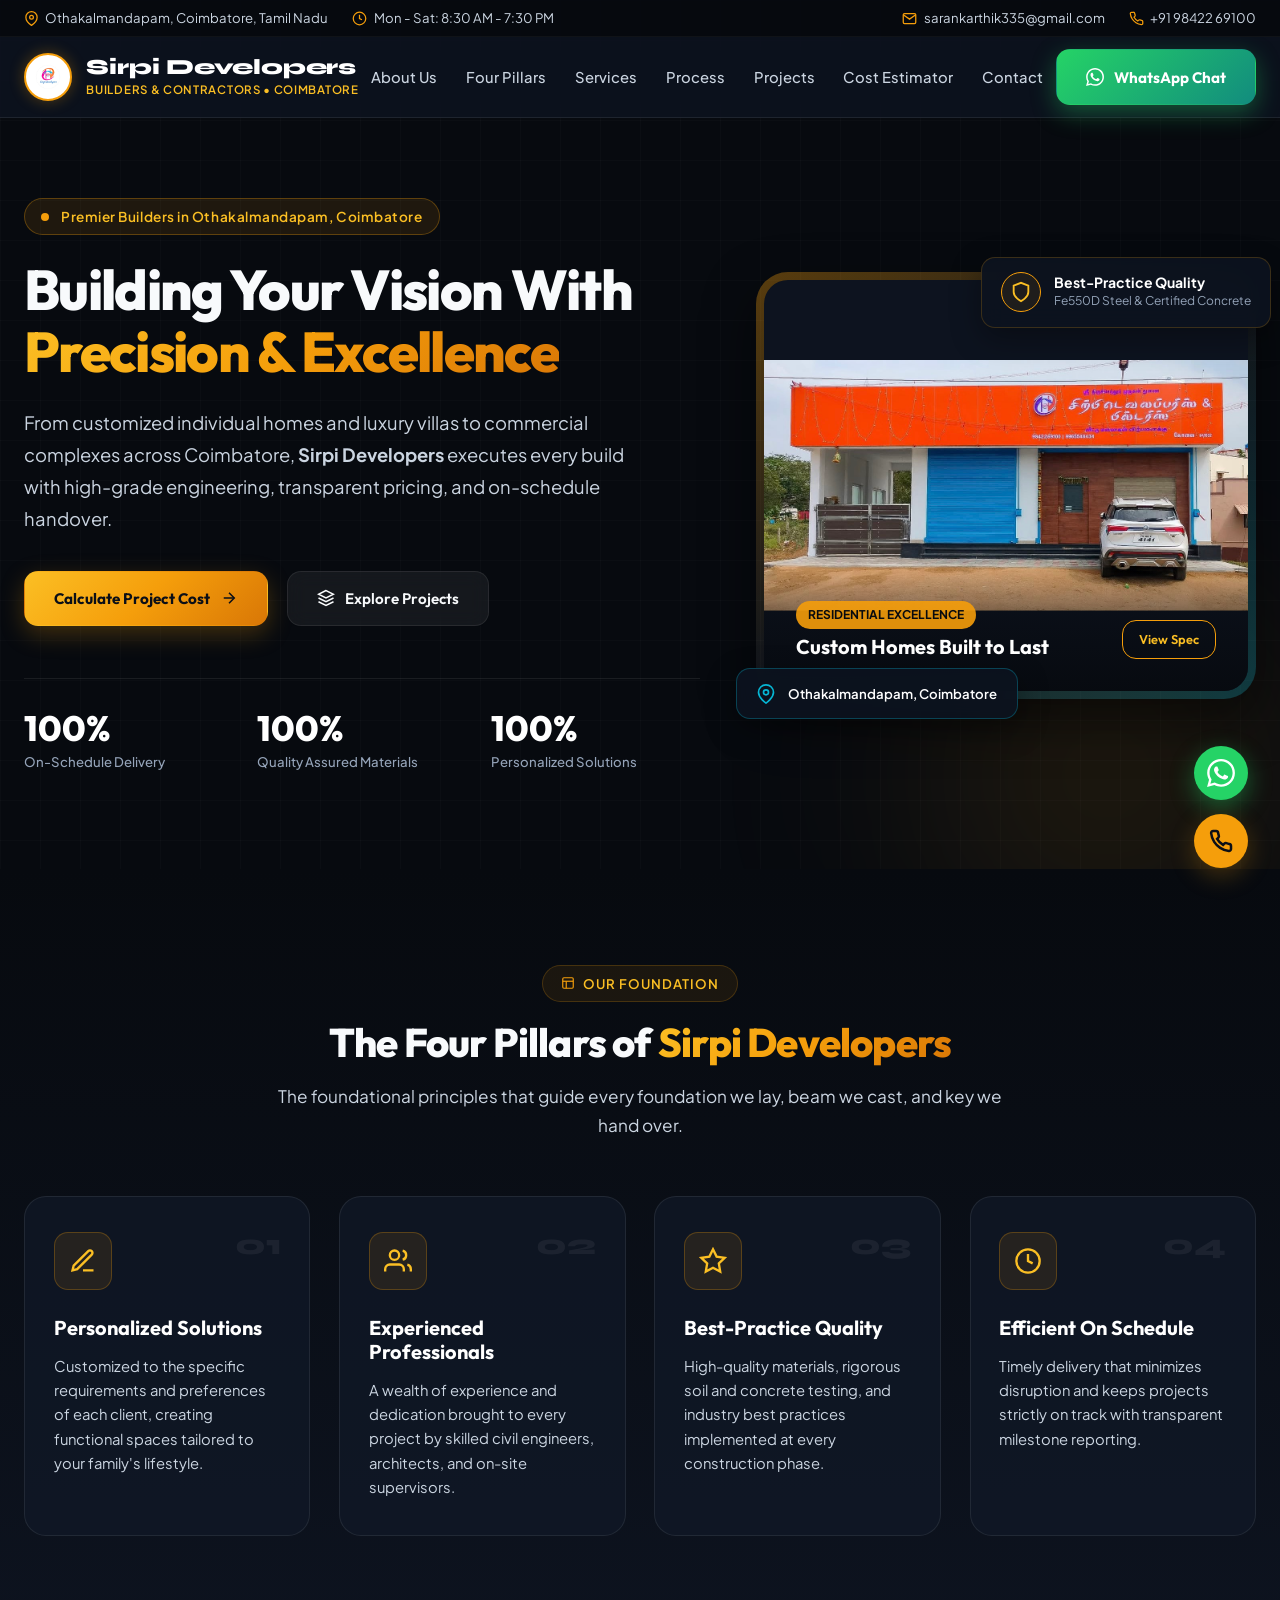
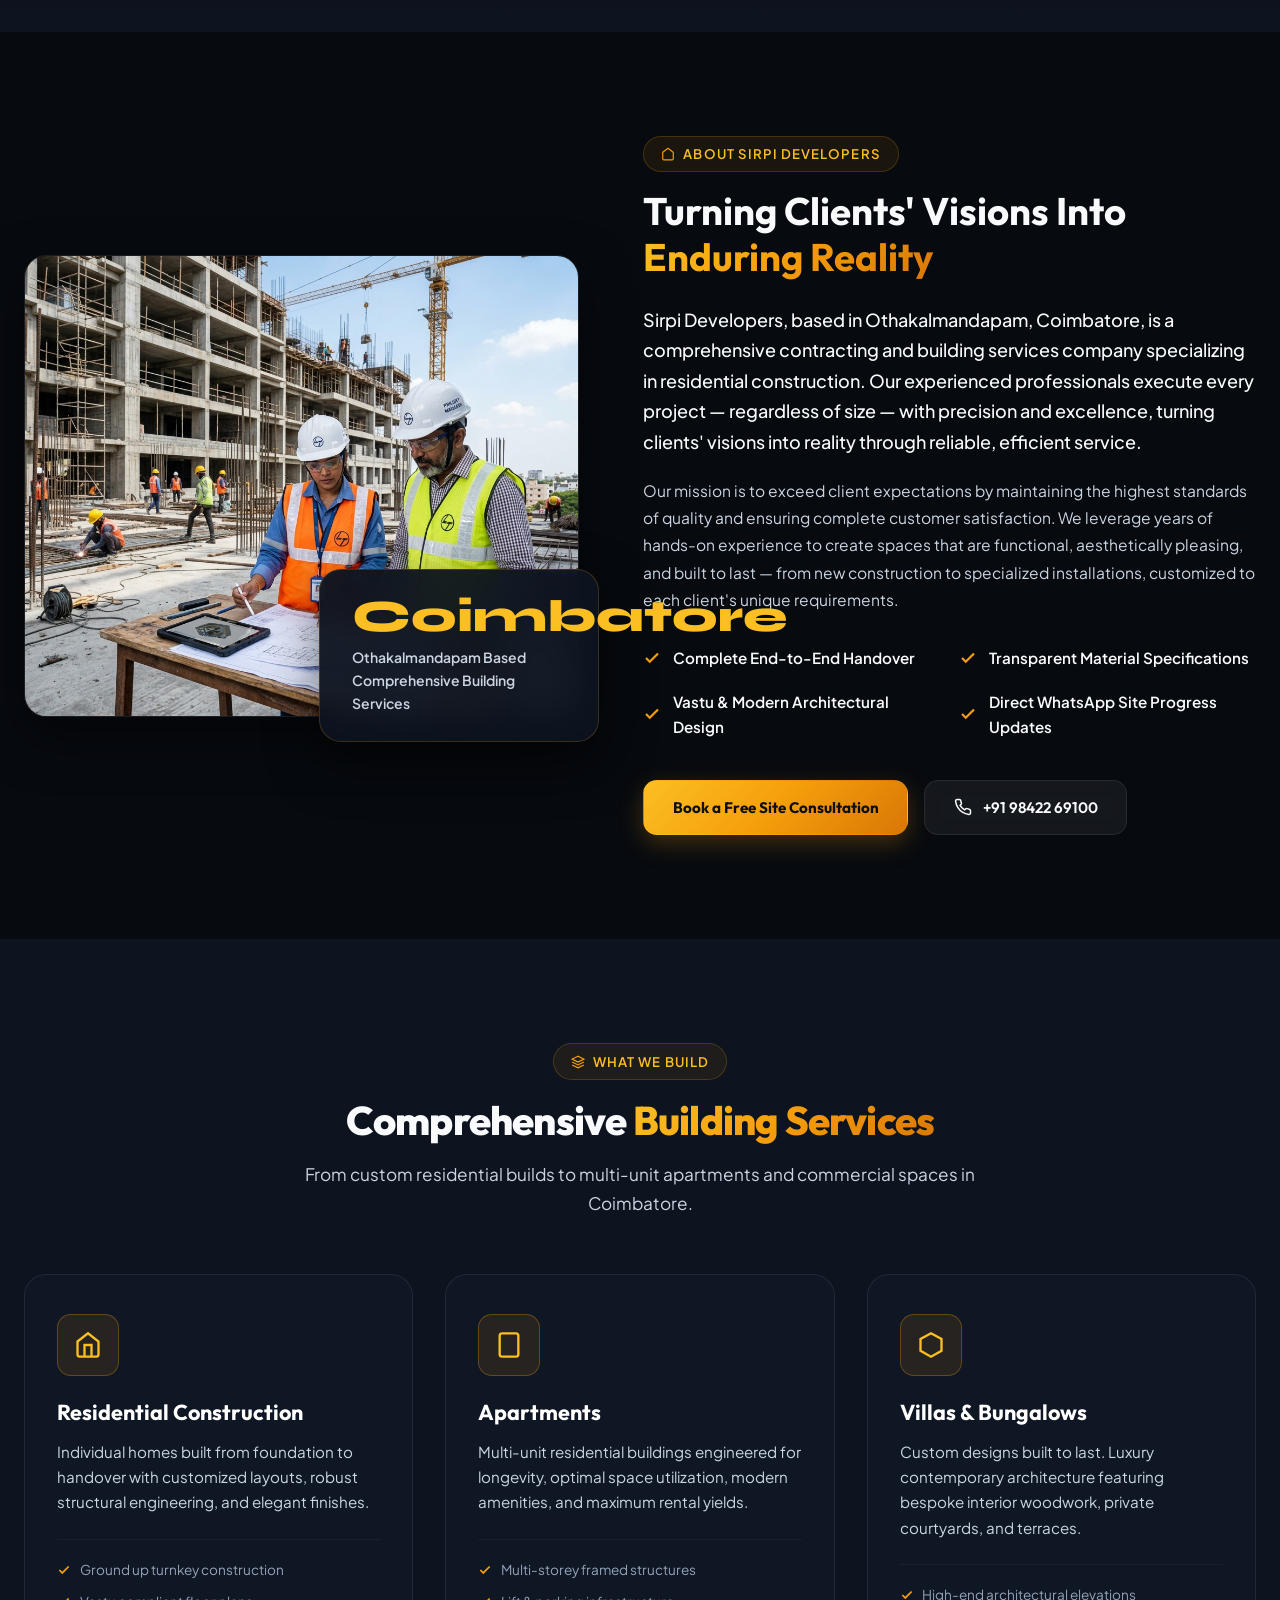
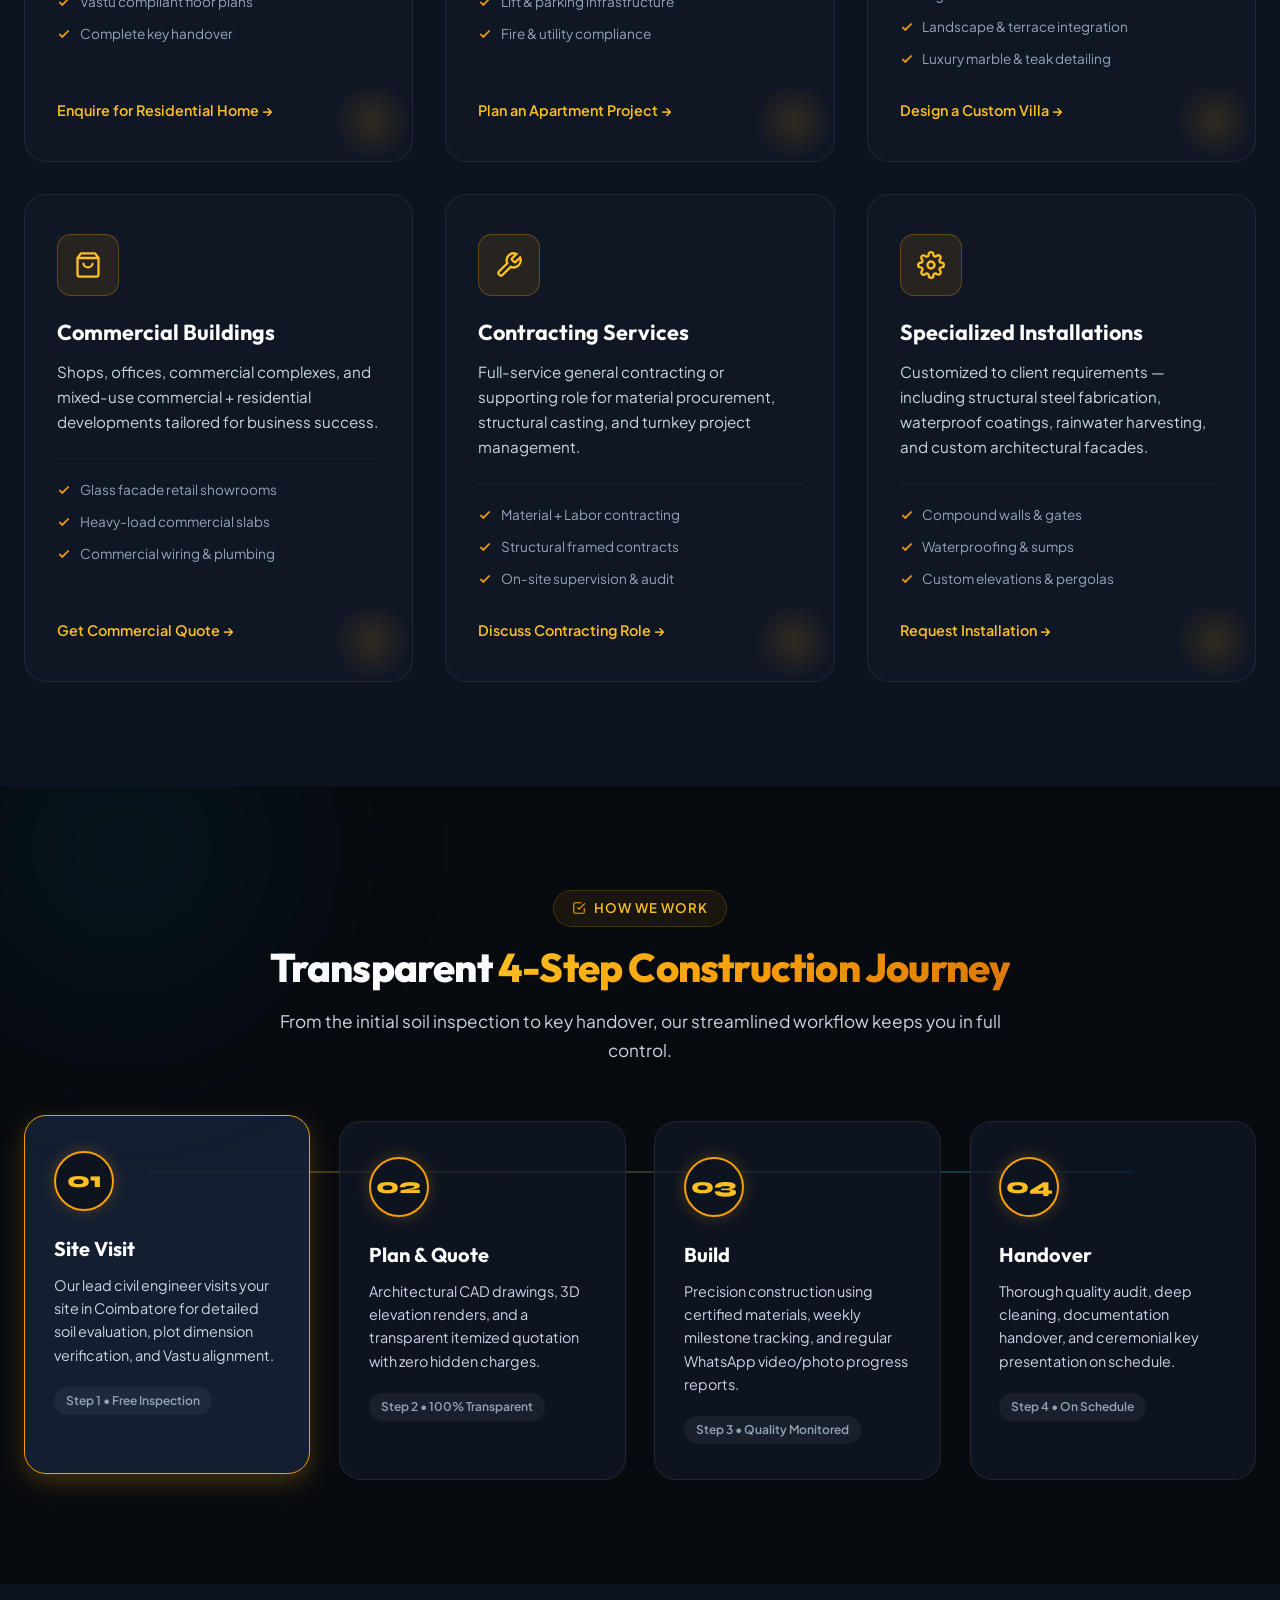
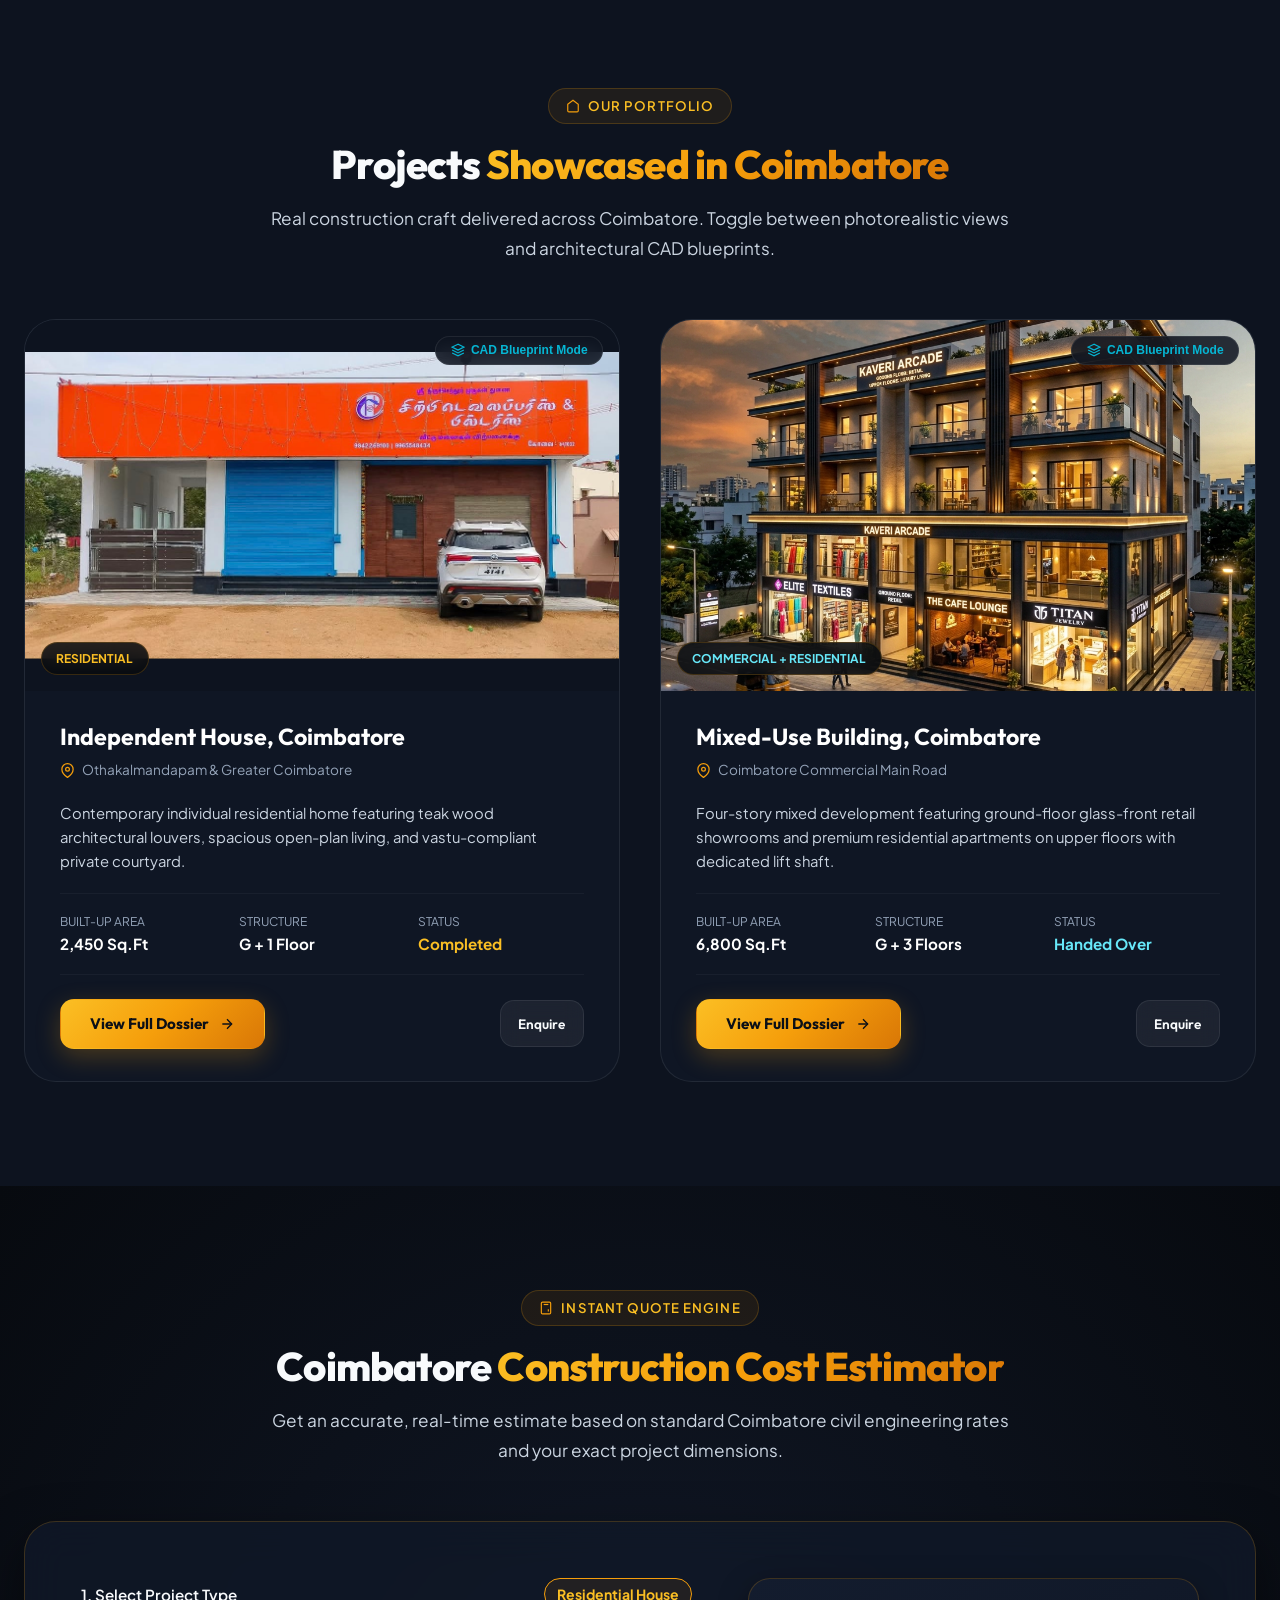
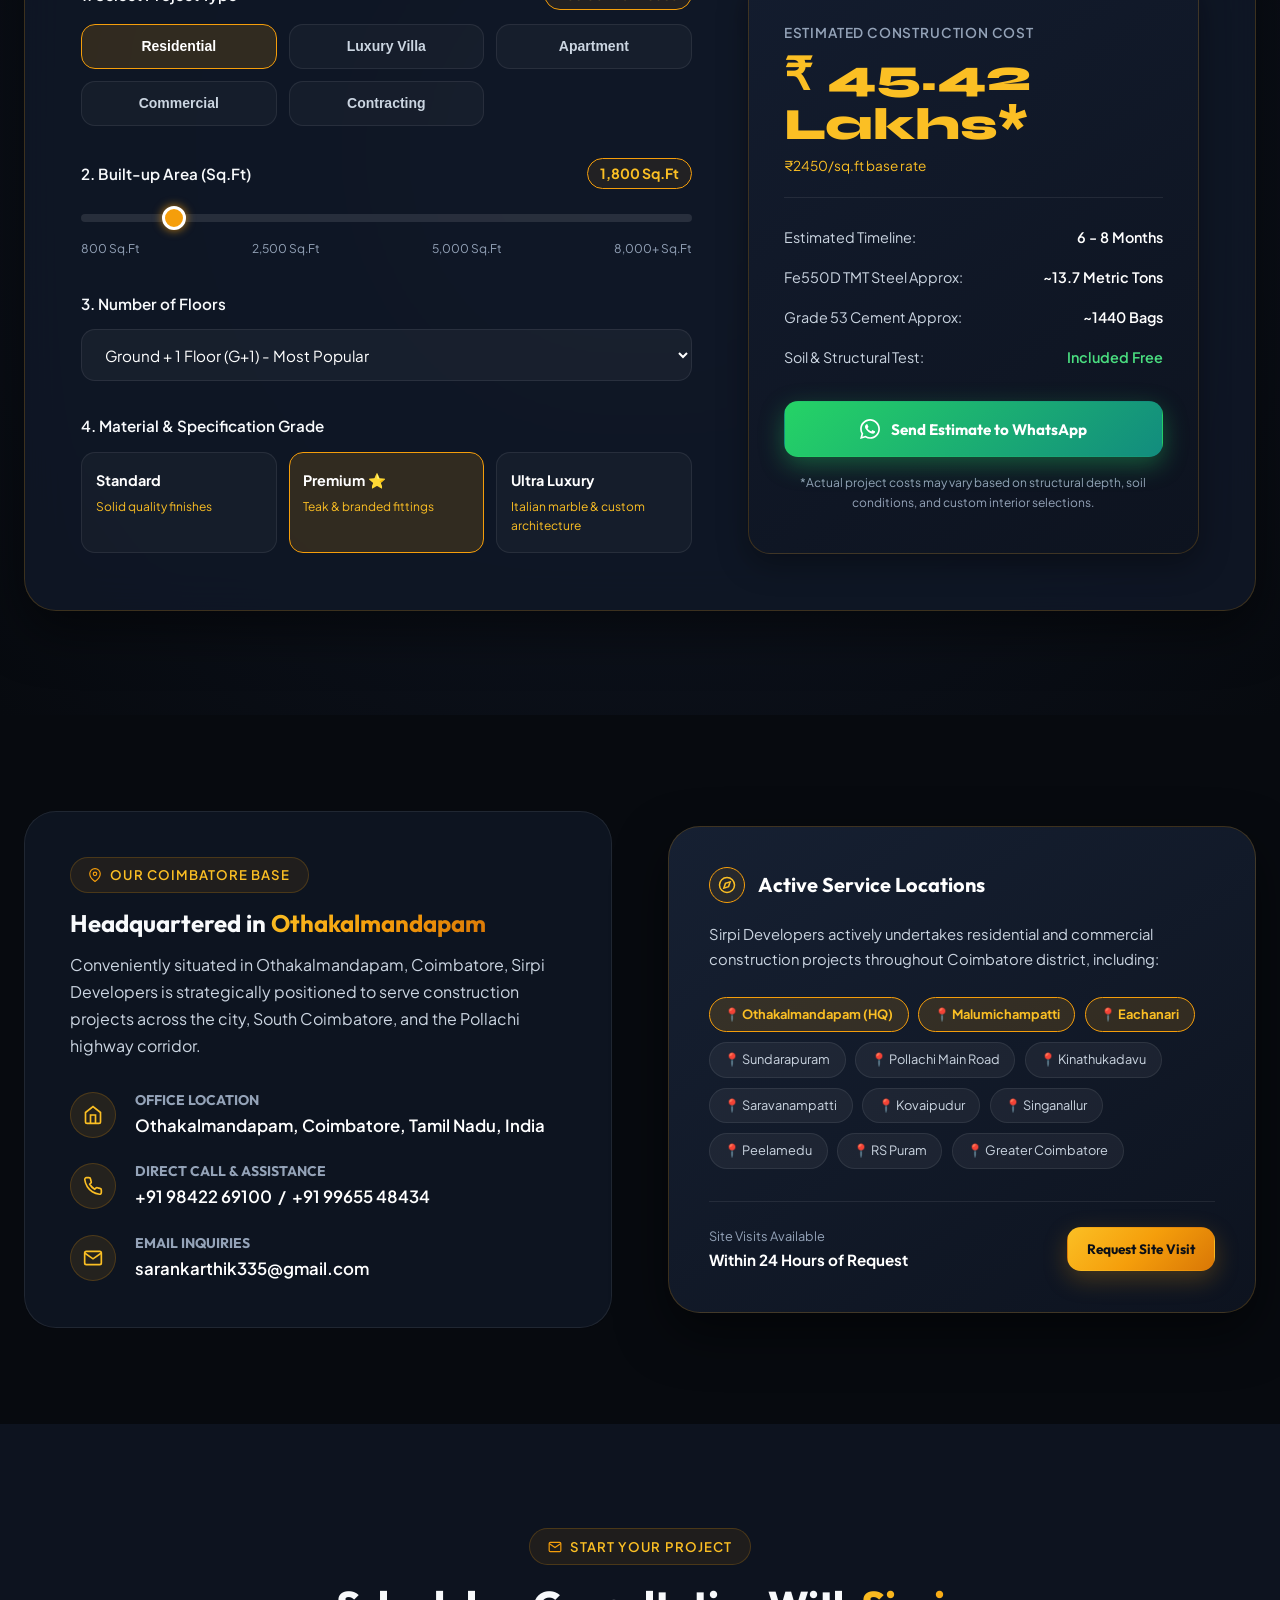
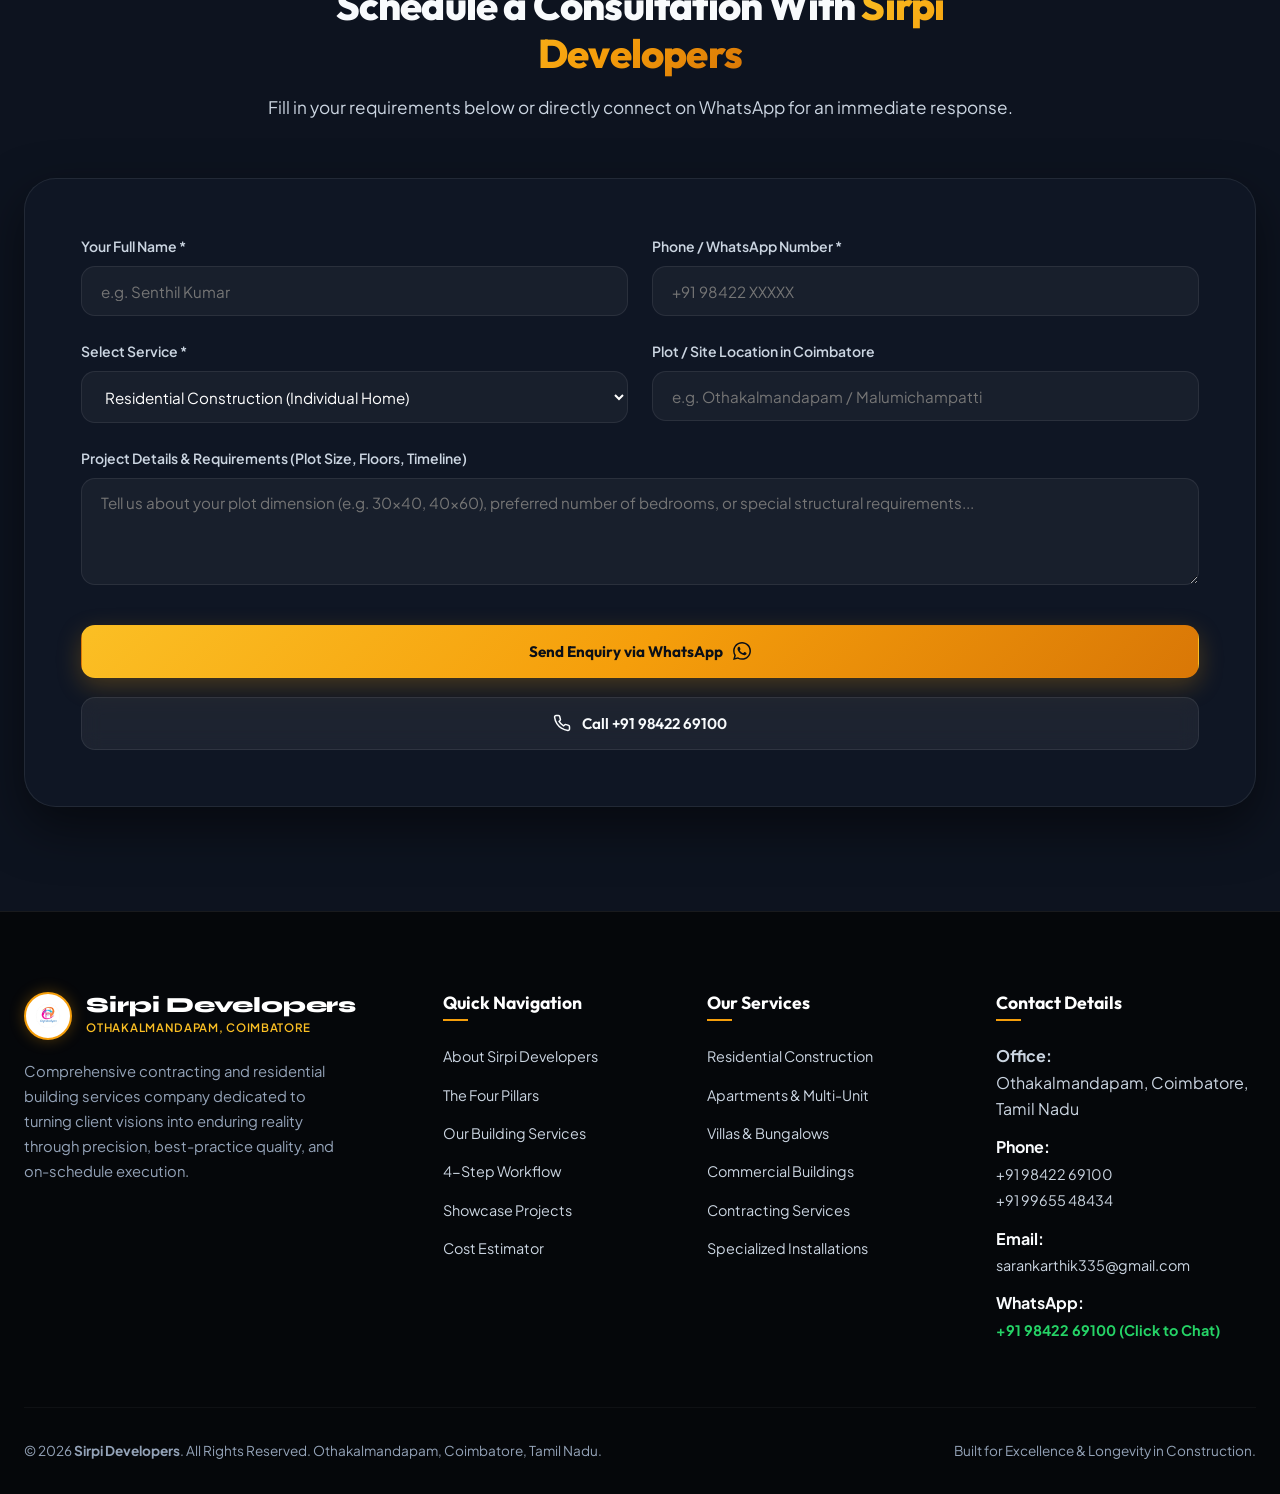
<file: index.html>
<!DOCTYPE html>
<html lang="en">
<head>
  <meta charset="UTF-8">
  <meta name="viewport" content="width=device-width, initial-scale=1.0">
  <title>Sirpi Developers | Premier Building Contractors & Residential Construction in Coimbatore</title>
  
  <!-- SEO Meta Tags -->
  <meta name="description" content="Sirpi Developers is a leading residential and commercial construction company based in Othakalmandapam, Coimbatore. We deliver high-quality individual homes, villas, apartments, and contracting services on schedule.">
  <meta name="keywords" content="Sirpi Developers, construction company Coimbatore, builders in Othakalmandapam, residential construction Coimbatore, individual house builders, villa construction Tamil Nadu, commercial building contractors">
  <meta name="author" content="Sirpi Developers">
  <link rel="canonical" href="https://sirpidevelopers.com">
  
  <!-- OpenGraph / Social Meta Tags -->
  <meta property="og:type" content="website">
  <meta property="og:title" content="Sirpi Developers | Quality Building Services in Coimbatore">
  <meta property="og:description" content="Turning visions into reality with precision, quality materials, and timely delivery in Othakalmandapam, Coimbatore.">
  <meta property="og:image" content="assets/images/sirpi-home.png">
  
  <!-- Favicon -->
  <link rel="icon" type="image/png" href="assets/images/logo.png">

  <!-- Stylesheet -->
  <link rel="stylesheet" href="css/style.css">

  <style>
    /* Uncropped image handling */
    .hero-image-box {
      background: #0d131f;
      display: flex;
      align-items: center;
      justify-content: center;
    }
    .hero-image-box img {
      width: 100%;
      height: 100%;
      object-fit: contain;
      background: #0d131f;
    }
  </style>

  <!-- Structured Data JSON-LD for LocalBusiness -->
  <script type="application/ld+json">
  {
    "@context": "https://schema.org",
    "@type": "GeneralContractor",
    "name": "Sirpi Developers",
    "image": "assets/images/logo.png",
    "telephone": ["+919842269100", "+919965548434"],
    "email": "sarankarthik335@gmail.com",
    "address": {
      "@type": "PostalAddress",
      "addressLocality": "Othakalmandapam",
      "addressRegion": "Coimbatore",
      "addressCountry": "India"
    },
    "description": "Comprehensive contracting and building services company specializing in residential and commercial construction in Coimbatore.",
    "priceRange": "₹₹₹"
  }
  </script>
</head>
<body>

  <!-- Ambient Glow Effects -->
  <div class="ambient-glow-1"></div>
  <div class="ambient-glow-2"></div>

  <!-- 1. TOP ANNOUNCEMENT / CONTACT BAR -->
  <header class="top-bar">
    <div class="container top-bar-inner">
      <div class="top-bar-left">
        <div class="top-bar-item">
          <svg width="15" height="15" viewBox="0 0 24 24" fill="none" stroke="currentColor" stroke-width="2"><path d="M21 10c0 7-9 13-9 13s-9-6-9-13a9 9 0 0 1 18 0z"></path><circle cx="12" cy="10" r="3"></circle></svg>
          <span>Othakalmandapam, Coimbatore, Tamil Nadu</span>
        </div>
        <div class="top-bar-item">
          <svg width="15" height="15" viewBox="0 0 24 24" fill="none" stroke="currentColor" stroke-width="2"><circle cx="12" cy="12" r="10"></circle><polyline points="12 6 12 12 16 14"></polyline></svg>
          <span>Mon - Sat: 8:30 AM - 7:30 PM</span>
        </div>
      </div>
      <div class="top-bar-right">
        <a href="mailto:sarankarthik335@gmail.com" class="top-bar-item">
          <svg width="15" height="15" viewBox="0 0 24 24" fill="none" stroke="currentColor" stroke-width="2"><path d="M4 4h16c1.1 0 2 .9 2 2v12c0 1.1-.9 2-2 2H4c-1.1 0-2-.9-2-2V6c0-1.1.9-2 2-2z"></path><polyline points="22,6 12,13 2,6"></polyline></svg>
          <span>sarankarthik335@gmail.com</span>
        </a>
        <a href="tel:+919842269100" class="top-bar-item">
          <svg width="15" height="15" viewBox="0 0 24 24" fill="none" stroke="currentColor" stroke-width="2"><path d="M22 16.92v3a2 2 0 0 1-2.18 2 19.79 19.79 0 0 1-8.63-3.07 19.5 19.5 0 0 1-6-6 19.79 19.79 0 0 1-3.07-8.67A2 2 0 0 1 4.11 2h3a2 2 0 0 1 2 1.72 12.84 12.84 0 0 0 .7 2.81 2 2 0 0 1-.45 2.11L8.09 9.91a16 16 0 0 0 6 6l1.27-1.27a2 2 0 0 1 2.11-.45 12.84 12.84 0 0 0 2.81.7A2 2 0 0 1 22 16.92z"></path></svg>
          <span>+91 98422 69100</span>
        </a>
      </div>
    </div>
  </header>

  <!-- 2. MAIN STICKY NAVIGATION -->
  <nav class="main-nav" id="mainNav">
    <div class="container nav-inner">
      <a href="#" class="nav-brand" id="navBrand">
        <img src="assets/images/logo.png" alt="Sirpi Developers Logo" class="brand-logo-img">
        <div class="brand-text">
          <span class="brand-title">Sirpi Developers</span>
          <span class="brand-tagline">Builders & Contractors • Coimbatore</span>
        </div>
      </a>

      <!-- Desktop Nav Links -->
      <ul class="nav-links">
        <li><a href="#about" class="nav-link">About Us</a></li>
        <li><a href="#pillars" class="nav-link">Four Pillars</a></li>
        <li><a href="#services" class="nav-link">Services</a></li>
        <li><a href="#process" class="nav-link">Process</a></li>
        <li><a href="#projects" class="nav-link">Projects</a></li>
        <li><a href="#calculator" class="nav-link">Cost Estimator</a></li>
        <li><a href="#contact" class="nav-link">Contact</a></li>
      </ul>

      <!-- Nav CTA -->
      <div class="nav-cta">
        <a href="https://wa.me/919842269100?text=Hi%20Sirpi%20Developers,%20I%20would%20like%20to%20discuss%20a%20construction%20project%20in%20Coimbatore." target="_blank" class="btn btn-whatsapp" id="navWhatsappBtn">
          <svg width="18" height="18" viewBox="0 0 24 24" fill="currentColor"><path d="M.057 24l1.687-6.163c-1.041-1.804-1.588-3.849-1.587-5.946.003-6.556 5.338-11.891 11.893-11.891 3.181.001 6.167 1.24 8.413 3.488 2.245 2.248 3.481 5.236 3.48 8.414-.003 6.557-5.338 11.892-11.893 11.892-1.99-.001-3.951-.5-5.688-1.448l-6.305 1.654zm6.597-3.807c1.676.995 3.276 1.591 5.392 1.592 5.448 0 9.886-4.434 9.889-9.885.002-5.462-4.415-9.89-9.881-9.892-5.452 0-9.887 4.434-9.889 9.884-.001 2.225.651 3.891 1.746 5.634l-.999 3.648 3.742-.981zm11.387-5.464c-.074-.124-.272-.198-.57-.347-.297-.149-1.758-.868-2.031-.967-.272-.099-.47-.149-.669.149-.198.297-.768.967-.941 1.165-.173.198-.347.223-.644.074-.297-.149-1.255-.462-2.39-1.475-.883-.788-1.48-1.761-1.653-2.059-.173-.297-.018-.458.13-.606.134-.133.297-.347.446-.521.151-.172.2-.296.3-.495.099-.198.05-.372-.025-.521-.075-.148-.669-1.611-.916-2.206-.242-.579-.487-.501-.669-.51l-.57-.01c-.198 0-.52.074-.792.372s-1.04 1.016-1.04 2.479 1.065 2.876 1.213 3.074c.149.198 2.095 3.2 5.076 4.487.709.306 1.263.489 1.694.626.712.226 1.36.194 1.872.118.571-.085 1.758-.719 2.006-1.413.248-.695.248-1.29.173-1.414z"/></svg>
          <span>WhatsApp Chat</span>
        </a>
        <button class="mobile-menu-toggle" id="mobileMenuToggle" aria-label="Toggle Mobile Menu">
          <svg width="24" height="24" viewBox="0 0 24 24" fill="none" stroke="currentColor" stroke-width="2"><line x1="3" y1="12" x2="21" y2="12"></line><line x1="3" y1="6" x2="21" y2="6"></line><line x1="3" y1="18" x2="21" y2="18"></line></svg>
        </button>
      </div>
    </div>
  </nav>

  <!-- Mobile Drawer Menu -->
  <div class="mobile-backdrop" id="mobileBackdrop"></div>
  <aside class="mobile-nav-drawer" id="mobileNavDrawer">
    <div>
      <div class="mobile-nav-header">
        <div class="nav-brand">
          <img src="assets/images/logo.png" alt="Sirpi Developers" class="brand-logo-img">
          <div class="brand-text">
            <span class="brand-title">Sirpi Developers</span>
            <span class="brand-tagline">Coimbatore</span>
          </div>
        </div>
        <button class="mobile-close-btn" id="mobileCloseBtn">
          <svg width="20" height="20" viewBox="0 0 24 24" fill="none" stroke="currentColor" stroke-width="2"><line x1="18" y1="6" x2="6" y2="18"></line><line x1="6" y1="6" x2="18" y2="18"></line></svg>
        </button>
      </div>
      <ul class="mobile-nav-links">
        <li><a href="#about" class="mobile-nav-link">About Us <span>→</span></a></li>
        <li><a href="#pillars" class="mobile-nav-link">Four Pillars <span>→</span></a></li>
        <li><a href="#services" class="mobile-nav-link">Our Services <span>→</span></a></li>
        <li><a href="#process" class="mobile-nav-link">4-Step Process <span>→</span></a></li>
        <li><a href="#projects" class="mobile-nav-link">Showcase Projects <span>→</span></a></li>
        <li><a href="#calculator" class="mobile-nav-link">Cost Estimator <span>→</span></a></li>
        <li><a href="#contact" class="mobile-nav-link">Contact & Quote <span>→</span></a></li>
      </ul>
    </div>
    <div style="display: flex; flex-direction: column; gap: 0.8rem; margin-top: 2rem;">
      <a href="tel:+919842269100" class="btn btn-primary" style="width: 100%;">
        <svg width="18" height="18" viewBox="0 0 24 24" fill="none" stroke="currentColor" stroke-width="2"><path d="M22 16.92v3a2 2 0 0 1-2.18 2 19.79 19.79 0 0 1-8.63-3.07 19.5 19.5 0 0 1-6-6 19.79 19.79 0 0 1-3.07-8.67A2 2 0 0 1 4.11 2h3a2 2 0 0 1 2 1.72 12.84 12.84 0 0 0 .7 2.81 2 2 0 0 1-.45 2.11L8.09 9.91a16 16 0 0 0 6 6l1.27-1.27a2 2 0 0 1 2.11-.45 12.84 12.84 0 0 0 2.81.7A2 2 0 0 1 22 16.92z"></path></svg>
        Call +91 98422 69100
      </a>
      <a href="https://wa.me/919842269100" target="_blank" class="btn btn-whatsapp" style="width: 100%;">WhatsApp Us</a>
    </div>
  </aside>

  <!-- 3. HERO SECTION -->
  <section class="hero-section" id="hero">
    <div class="container hero-grid">
      <!-- Left Content -->
      <div class="hero-content">
        <div class="hero-badge-container">
          <div class="hero-pulse-dot"></div>
          <span class="hero-badge-text">Premier Builders in Othakalmandapam, Coimbatore</span>
        </div>
        
        <h1 class="hero-title">
          Building Your Vision With <span class="text-gradient-amber">Precision & Excellence</span>
        </h1>
        
        <p class="hero-description">
          From customized individual homes and luxury villas to commercial complexes across Coimbatore, <strong>Sirpi Developers</strong> executes every build with high-grade engineering, transparent pricing, and on-schedule handover.
        </p>

        <div class="hero-cta-group">
          <a href="#calculator" class="btn btn-primary" id="heroEstimateCta">
            <span>Calculate Project Cost</span>
            <svg width="18" height="18" viewBox="0 0 24 24" fill="none" stroke="currentColor" stroke-width="2"><line x1="5" y1="12" x2="19" y2="12"></line><polyline points="12 5 19 12 12 19"></polyline></svg>
          </a>
          <a href="#projects" class="btn btn-secondary" id="heroProjectsCta">
            <svg width="18" height="18" viewBox="0 0 24 24" fill="none" stroke="currentColor" stroke-width="2"><polygon points="12 2 2 7 12 12 22 7 12 2"></polygon><polyline points="2 17 12 22 22 17"></polyline><polyline points="2 12 12 17 22 12"></polyline></svg>
            <span>Explore Projects</span>
          </a>
        </div>

        <!-- Key Metrics Strip -->
        <div class="hero-stats-strip">
          <div class="stat-box">
            <div class="stat-number"><span class="stat-counter" data-target="100">0</span>%</div>
            <div class="stat-label">On-Schedule Delivery</div>
          </div>
          <div class="stat-box">
            <div class="stat-number"><span class="stat-counter" data-target="100">0</span>%</div>
            <div class="stat-label">Quality Assured Materials</div>
          </div>
          <div class="stat-box">
            <div class="stat-number"><span class="stat-counter" data-target="100">0</span>%</div>
            <div class="stat-label">Personalized Solutions</div>
          </div>
        </div>
      </div>

      <!-- Right Visual Showcase -->
      <div class="hero-visual">
        <div class="hero-card-wrapper">
          <div class="hero-image-box">
            <img src="assets/images/sirpi-home.png" alt="Sirpi Developers Residential Construction in Coimbatore">
            <div class="hero-image-overlay">
              <div>
                <span class="hero-overlay-tag">Residential Excellence</span>
                <h3 class="hero-overlay-title">Custom Homes Built to Last</h3>
              </div>
              <a href="#projects" class="btn btn-outline-amber" style="padding: 0.5rem 1rem; font-size: 0.8rem;">View Spec</a>
            </div>
          </div>

          <!-- Floating Badges -->
          <div class="hero-floating-badge">
            <div class="badge-icon-wrap">
              <svg width="22" height="22" viewBox="0 0 24 24" fill="none" stroke="currentColor" stroke-width="2"><path d="M12 22s8-4 8-10V5l-8-3-8 3v7c0 6 8 10 8 10z"></path></svg>
            </div>
            <div>
              <div class="floating-badge-title">Best-Practice Quality</div>
              <div class="floating-badge-sub">Fe550D Steel & Certified Concrete</div>
            </div>
          </div>

          <div class="hero-floating-location">
            <svg width="20" height="20" viewBox="0 0 24 24" fill="none" stroke="#06b6d4" stroke-width="2"><path d="M21 10c0 7-9 13-9 13s-9-6-9-13a9 9 0 0 1 18 0z"></path><circle cx="12" cy="10" r="3"></circle></svg>
            <span style="font-size: 0.825rem; font-weight: 600; color: #ffffff;">Othakalmandapam, Coimbatore</span>
          </div>
        </div>
      </div>
    </div>
  </section>

  <!-- 4. FOUR PILLARS SECTION -->
  <section class="pillars-section" id="pillars">
    <div class="container">
      <div class="section-header">
        <div class="section-badge">
          <svg width="14" height="14" viewBox="0 0 24 24" fill="none" stroke="currentColor" stroke-width="2"><rect x="3" y="3" width="18" height="18" rx="2" ry="2"></rect><line x1="3" y1="9" x2="21" y2="9"></line><line x1="9" y1="21" x2="9" y2="9"></line></svg>
          <span>Our Foundation</span>
        </div>
        <h2 class="section-title">The Four Pillars of <span class="text-gradient-amber">Sirpi Developers</span></h2>
        <p class="section-subtitle">The foundational principles that guide every foundation we lay, beam we cast, and key we hand over.</p>
      </div>

      <div class="pillars-grid">
        <!-- Pillar 1 -->
        <div class="pillar-card">
          <div class="pillar-number">01</div>
          <div class="pillar-icon-box">
            <svg width="28" height="28" viewBox="0 0 24 24" fill="none" stroke="currentColor" stroke-width="2"><path d="M12 20h9"></path><path d="M16.5 3.5a2.121 2.121 0 0 1 3 3L7 19l-4 1 1-4L16.5 3.5z"></path></svg>
          </div>
          <h3 class="pillar-title">Personalized Solutions</h3>
          <p class="pillar-desc">Customized to the specific requirements and preferences of each client, creating functional spaces tailored to your family's lifestyle.</p>
        </div>

        <!-- Pillar 2 -->
        <div class="pillar-card">
          <div class="pillar-number">02</div>
          <div class="pillar-icon-box">
            <svg width="28" height="28" viewBox="0 0 24 24" fill="none" stroke="currentColor" stroke-width="2"><path d="M17 21v-2a4 4 0 0 0-4-4H5a4 4 0 0 0-4 4v2"></path><circle cx="9" cy="7" r="4"></circle><path d="M23 21v-2a4 4 0 0 0-3-3.87"></path><path d="M16 3.13a4 4 0 0 1 0 7.75"></path></svg>
          </div>
          <h3 class="pillar-title">Experienced Professionals</h3>
          <p class="pillar-desc">A wealth of experience and dedication brought to every project by skilled civil engineers, architects, and on-site supervisors.</p>
        </div>

        <!-- Pillar 3 -->
        <div class="pillar-card">
          <div class="pillar-number">03</div>
          <div class="pillar-icon-box">
            <svg width="28" height="28" viewBox="0 0 24 24" fill="none" stroke="currentColor" stroke-width="2"><polygon points="12 2 15.09 8.26 22 9.27 17 14.14 18.18 21.02 12 17.77 5.82 21.02 7 14.14 2 9.27 8.91 8.26 12 2"></polygon></svg>
          </div>
          <h3 class="pillar-title">Best-Practice Quality</h3>
          <p class="pillar-desc">High-quality materials, rigorous soil and concrete testing, and industry best practices implemented at every construction phase.</p>
        </div>

        <!-- Pillar 4 -->
        <div class="pillar-card">
          <div class="pillar-number">04</div>
          <div class="pillar-icon-box">
            <svg width="28" height="28" viewBox="0 0 24 24" fill="none" stroke="currentColor" stroke-width="2"><circle cx="12" cy="12" r="10"></circle><polyline points="12 6 12 12 16 14"></polyline></svg>
          </div>
          <h3 class="pillar-title">Efficient On Schedule</h3>
          <p class="pillar-desc">Timely delivery that minimizes disruption and keeps projects strictly on track with transparent milestone reporting.</p>
        </div>
      </div>
    </div>
  </section>

  <!-- 5. ABOUT US SECTION -->
  <section class="about-section" id="about">
    <div class="container about-grid">
      <!-- Left Visual -->
      <div class="about-visual-cluster">
        <div class="about-main-image">
          <img src="assets/images/construction_team.png" alt="Civil Engineering Excellence by Sirpi Developers">
        </div>
        <div class="about-experience-card">
          <div class="exp-years">Coimbatore</div>
          <div class="exp-text">Othakalmandapam Based Comprehensive Building Services</div>
        </div>
      </div>

      <!-- Right Content -->
      <div class="about-content">
        <div class="section-badge">
          <svg width="14" height="14" viewBox="0 0 24 24" fill="none" stroke="currentColor" stroke-width="2"><path d="M3 9l9-7 9 7v11a2 2 0 0 1-2 2H5a2 2 0 0 1-2-2z"></path></svg>
          <span>About Sirpi Developers</span>
        </div>
        <h2>Turning Clients' Visions Into <span class="text-gradient-amber">Enduring Reality</span></h2>
        
        <p class="about-lead-text">
          Sirpi Developers, based in Othakalmandapam, Coimbatore, is a comprehensive contracting and building services company specializing in residential construction. Our experienced professionals execute every project — regardless of size — with precision and excellence, turning clients' visions into reality through reliable, efficient service.
        </p>

        <p class="about-body-text">
          Our mission is to exceed client expectations by maintaining the highest standards of quality and ensuring complete customer satisfaction. We leverage years of hands-on experience to create spaces that are functional, aesthetically pleasing, and built to last — from new construction to specialized installations, customized to each client's unique requirements.
        </p>

        <div class="about-highlights-grid">
          <div class="highlight-item">
            <svg width="18" height="18" viewBox="0 0 24 24" fill="none" stroke="currentColor" stroke-width="3"><polyline points="20 6 9 17 4 12"></polyline></svg>
            <span>Complete End-to-End Handover</span>
          </div>
          <div class="highlight-item">
            <svg width="18" height="18" viewBox="0 0 24 24" fill="none" stroke="currentColor" stroke-width="3"><polyline points="20 6 9 17 4 12"></polyline></svg>
            <span>Transparent Material Specifications</span>
          </div>
          <div class="highlight-item">
            <svg width="18" height="18" viewBox="0 0 24 24" fill="none" stroke="currentColor" stroke-width="3"><polyline points="20 6 9 17 4 12"></polyline></svg>
            <span>Vastu & Modern Architectural Design</span>
          </div>
          <div class="highlight-item">
            <svg width="18" height="18" viewBox="0 0 24 24" fill="none" stroke="currentColor" stroke-width="3"><polyline points="20 6 9 17 4 12"></polyline></svg>
            <span>Direct WhatsApp Site Progress Updates</span>
          </div>
        </div>

        <div style="display: flex; gap: 1rem; flex-wrap: wrap;">
          <a href="#contact" class="btn btn-primary">Book a Free Site Consultation</a>
          <a href="tel:+919842269100" class="btn btn-secondary">
            <svg width="18" height="18" viewBox="0 0 24 24" fill="none" stroke="currentColor" stroke-width="2"><path d="M22 16.92v3a2 2 0 0 1-2.18 2 19.79 19.79 0 0 1-8.63-3.07 19.5 19.5 0 0 1-6-6 19.79 19.79 0 0 1-3.07-8.67A2 2 0 0 1 4.11 2h3a2 2 0 0 1 2 1.72 12.84 12.84 0 0 0 .7 2.81 2 2 0 0 1-.45 2.11L8.09 9.91a16 16 0 0 0 6 6l1.27-1.27a2 2 0 0 1 2.11-.45 12.84 12.84 0 0 0 2.81.7A2 2 0 0 1 22 16.92z"></path></svg>
            <span>+91 98422 69100</span>
          </a>
        </div>
      </div>
    </div>
  </section>

  <!-- 6. SERVICES SECTION (6 CORE SERVICES) -->
  <section class="services-section" id="services">
    <div class="container">
      <div class="section-header">
        <div class="section-badge">
          <svg width="14" height="14" viewBox="0 0 24 24" fill="none" stroke="currentColor" stroke-width="2"><polygon points="12 2 2 7 12 12 22 7 12 2"></polygon><polyline points="2 17 12 22 22 17"></polyline><polyline points="2 12 12 17 22 12"></polyline></svg>
          <span>What We Build</span>
        </div>
        <h2 class="section-title">Comprehensive <span class="text-gradient-amber">Building Services</span></h2>
        <p class="section-subtitle">From custom residential builds to multi-unit apartments and commercial spaces in Coimbatore.</p>
      </div>

      <div class="services-grid">
        <!-- Service 1: Residential Construction -->
        <div class="service-card" id="service-residential">
          <div>
            <div class="service-icon-wrapper">
              <svg width="28" height="28" viewBox="0 0 24 24" fill="none" stroke="currentColor" stroke-width="2"><path d="M3 9l9-7 9 7v11a2 2 0 0 1-2 2H5a2 2 0 0 1-2-2z"></path><polyline points="9 22 9 12 15 12 15 22"></polyline></svg>
            </div>
            <h3 class="service-name">Residential Construction</h3>
            <p class="service-desc">Individual homes built from foundation to handover with customized layouts, robust structural engineering, and elegant finishes.</p>
            <ul class="service-features-list">
              <li class="service-feature-item"><svg viewBox="0 0 24 24" fill="none" stroke="currentColor" stroke-width="3"><polyline points="20 6 9 17 4 12"></polyline></svg> Ground up turnkey construction</li>
              <li class="service-feature-item"><svg viewBox="0 0 24 24" fill="none" stroke="currentColor" stroke-width="3"><polyline points="20 6 9 17 4 12"></polyline></svg> Vastu compliant floor plans</li>
              <li class="service-feature-item"><svg viewBox="0 0 24 24" fill="none" stroke="currentColor" stroke-width="3"><polyline points="20 6 9 17 4 12"></polyline></svg> Complete key handover</li>
            </ul>
          </div>
          <a href="#contact" class="service-action-link">Enquire for Residential Home →</a>
        </div>

        <!-- Service 2: Apartments -->
        <div class="service-card" id="service-apartments">
          <div>
            <div class="service-icon-wrapper">
              <svg width="28" height="28" viewBox="0 0 24 24" fill="none" stroke="currentColor" stroke-width="2"><rect x="4" y="2" width="16" height="20" rx="2" ry="2"></rect><line x1="9" y1="22" x2="9" y2="22.01"></line><line x1="15" y1="22" x2="15" y2="22.01"></line><line x1="9" y1="6" x2="9" y2="6.01"></line><line x1="15" y1="6" x2="15" y2="6.01"></line><line x1="9" y1="10" x2="9" y2="10.01"></line><line x1="15" y1="10" x2="15" y2="10.01"></line><line x1="9" y1="14" x2="9" y2="14.01"></line><line x1="15" y1="14" x2="15" y2="14.01"></line><line x1="9" y1="18" x2="9" y2="18.01"></line><line x1="15" y1="18" x2="15" y2="18.01"></line></svg>
            </div>
            <h3 class="service-name">Apartments</h3>
            <p class="service-desc">Multi-unit residential buildings engineered for longevity, optimal space utilization, modern amenities, and maximum rental yields.</p>
            <ul class="service-features-list">
              <li class="service-feature-item"><svg viewBox="0 0 24 24" fill="none" stroke="currentColor" stroke-width="3"><polyline points="20 6 9 17 4 12"></polyline></svg> Multi-storey framed structures</li>
              <li class="service-feature-item"><svg viewBox="0 0 24 24" fill="none" stroke="currentColor" stroke-width="3"><polyline points="20 6 9 17 4 12"></polyline></svg> Lift & parking infrastructure</li>
              <li class="service-feature-item"><svg viewBox="0 0 24 24" fill="none" stroke="currentColor" stroke-width="3"><polyline points="20 6 9 17 4 12"></polyline></svg> Fire & utility compliance</li>
            </ul>
          </div>
          <a href="#contact" class="service-action-link">Plan an Apartment Project →</a>
        </div>

        <!-- Service 3: Villas & Bungalows -->
        <div class="service-card" id="service-villas">
          <div>
            <div class="service-icon-wrapper">
              <svg width="28" height="28" viewBox="0 0 24 24" fill="none" stroke="currentColor" stroke-width="2"><path d="M12 2l9 4.9V17L12 22l-9-5V6.9L12 2z"></path></svg>
            </div>
            <h3 class="service-name">Villas & Bungalows</h3>
            <p class="service-desc">Custom designs built to last. Luxury contemporary architecture featuring bespoke interior woodwork, private courtyards, and terraces.</p>
            <ul class="service-features-list">
              <li class="service-feature-item"><svg viewBox="0 0 24 24" fill="none" stroke="currentColor" stroke-width="3"><polyline points="20 6 9 17 4 12"></polyline></svg> High-end architectural elevations</li>
              <li class="service-feature-item"><svg viewBox="0 0 24 24" fill="none" stroke="currentColor" stroke-width="3"><polyline points="20 6 9 17 4 12"></polyline></svg> Landscape & terrace integration</li>
              <li class="service-feature-item"><svg viewBox="0 0 24 24" fill="none" stroke="currentColor" stroke-width="3"><polyline points="20 6 9 17 4 12"></polyline></svg> Luxury marble & teak detailing</li>
            </ul>
          </div>
          <a href="#contact" class="service-action-link">Design a Custom Villa →</a>
        </div>

        <!-- Service 4: Commercial Buildings -->
        <div class="service-card" id="service-commercial">
          <div>
            <div class="service-icon-wrapper">
              <svg width="28" height="28" viewBox="0 0 24 24" fill="none" stroke="currentColor" stroke-width="2"><path d="M6 2L3 6v14a2 2 0 0 0 2 2h14a2 2 0 0 0 2-2V6l-3-4z"></path><line x1="3" y1="6" x2="21" y2="6"></line><path d="M16 10a4 4 0 0 1-8 0"></path></svg>
            </div>
            <h3 class="service-name">Commercial Buildings</h3>
            <p class="service-desc">Shops, offices, commercial complexes, and mixed-use commercial + residential developments tailored for business success.</p>
            <ul class="service-features-list">
              <li class="service-feature-item"><svg viewBox="0 0 24 24" fill="none" stroke="currentColor" stroke-width="3"><polyline points="20 6 9 17 4 12"></polyline></svg> Glass facade retail showrooms</li>
              <li class="service-feature-item"><svg viewBox="0 0 24 24" fill="none" stroke="currentColor" stroke-width="3"><polyline points="20 6 9 17 4 12"></polyline></svg> Heavy-load commercial slabs</li>
              <li class="service-feature-item"><svg viewBox="0 0 24 24" fill="none" stroke="currentColor" stroke-width="3"><polyline points="20 6 9 17 4 12"></polyline></svg> Commercial wiring & plumbing</li>
            </ul>
          </div>
          <a href="#contact" class="service-action-link">Get Commercial Quote →</a>
        </div>

        <!-- Service 5: Contracting Services -->
        <div class="service-card" id="service-contracting">
          <div>
            <div class="service-icon-wrapper">
              <svg width="28" height="28" viewBox="0 0 24 24" fill="none" stroke="currentColor" stroke-width="2"><path d="M14.7 6.3a1 1 0 0 0 0 1.4l1.6 1.6a1 1 0 0 0 1.4 0l3.77-3.77a6 6 0 0 1-7.94 7.94l-6.91 6.91a2.12 2.12 0 0 1-3-3l6.91-6.91a6 6 0 0 1 7.94-7.94l-3.76 3.76z"></path></svg>
            </div>
            <h3 class="service-name">Contracting Services</h3>
            <p class="service-desc">Full-service general contracting or supporting role for material procurement, structural casting, and turnkey project management.</p>
            <ul class="service-features-list">
              <li class="service-feature-item"><svg viewBox="0 0 24 24" fill="none" stroke="currentColor" stroke-width="3"><polyline points="20 6 9 17 4 12"></polyline></svg> Material + Labor contracting</li>
              <li class="service-feature-item"><svg viewBox="0 0 24 24" fill="none" stroke="currentColor" stroke-width="3"><polyline points="20 6 9 17 4 12"></polyline></svg> Structural framed contracts</li>
              <li class="service-feature-item"><svg viewBox="0 0 24 24" fill="none" stroke="currentColor" stroke-width="3"><polyline points="20 6 9 17 4 12"></polyline></svg> On-site supervision & audit</li>
            </ul>
          </div>
          <a href="#contact" class="service-action-link">Discuss Contracting Role →</a>
        </div>

        <!-- Service 6: Specialized Installations -->
        <div class="service-card" id="service-installations">
          <div>
            <div class="service-icon-wrapper">
              <svg width="28" height="28" viewBox="0 0 24 24" fill="none" stroke="currentColor" stroke-width="2"><circle cx="12" cy="12" r="3"></circle><path d="M19.4 15a1.65 1.65 0 0 0 .33 1.82l.06.06a2 2 0 0 1 0 2.83 2 2 0 0 1-2.83 0l-.06-.06a1.65 1.65 0 0 0-1.82-.33 1.65 1.65 0 0 0-1 1.51V21a2 2 0 0 1-2 2 2 2 0 0 1-2-2v-.09A1.65 1.65 0 0 0 9 19.4a1.65 1.65 0 0 0-1.82.33l-.06.06a2 2 0 0 1-2.83 0 2 2 0 0 1 0-2.83l.06-.06a1.65 1.65 0 0 0 .33-1.82 1.65 1.65 0 0 0-1.51-1H3a2 2 0 0 1-2-2 2 2 0 0 1 2-2h.09A1.65 1.65 0 0 0 4.6 9a1.65 1.65 0 0 0-.33-1.82l-.06-.06a2 2 0 0 1 0-2.83 2 2 0 0 1 2.83 0l.06.06a1.65 1.65 0 0 0 1.82.33H9a1.65 1.65 0 0 0 1-1.51V3a2 2 0 0 1 2-2 2 2 0 0 1 2 2v.09a1.65 1.65 0 0 0 1 1.51 1.65 1.65 0 0 0 1.82-.33l.06-.06a2 2 0 0 1 2.83 0 2 2 0 0 1 0 2.83l-.06.06a1.65 1.65 0 0 0-.33 1.82V9a1.65 1.65 0 0 0 1.51 1H21a2 2 0 0 1 2 2 2 2 0 0 1-2 2h-.09a1.65 1.65 0 0 0-1.51 1z"></path></svg>
            </div>
            <h3 class="service-name">Specialized Installations</h3>
            <p class="service-desc">Customized to client requirements — including structural steel fabrication, waterproof coatings, rainwater harvesting, and custom architectural facades.</p>
            <ul class="service-features-list">
              <li class="service-feature-item"><svg viewBox="0 0 24 24" fill="none" stroke="currentColor" stroke-width="3"><polyline points="20 6 9 17 4 12"></polyline></svg> Compound walls & gates</li>
              <li class="service-feature-item"><svg viewBox="0 0 24 24" fill="none" stroke="currentColor" stroke-width="3"><polyline points="20 6 9 17 4 12"></polyline></svg> Waterproofing & sumps</li>
              <li class="service-feature-item"><svg viewBox="0 0 24 24" fill="none" stroke="currentColor" stroke-width="3"><polyline points="20 6 9 17 4 12"></polyline></svg> Custom elevations & pergolas</li>
            </ul>
          </div>
          <a href="#contact" class="service-action-link">Request Installation →</a>
        </div>
      </div>
    </div>
  </section>

  <!-- 7. INTERACTIVE 4-STEP PROCESS ROADMAP -->
  <section class="process-section" id="process">
    <div class="container">
      <div class="section-header">
        <div class="section-badge">
          <svg width="14" height="14" viewBox="0 0 24 24" fill="none" stroke="currentColor" stroke-width="2"><polyline points="9 11 12 14 22 4"></polyline><path d="M21 12v7a2 2 0 0 1-2 2H5a2 2 0 0 1-2-2V5a2 2 0 0 1 2-2h11"></path></svg>
          <span>How We Work</span>
        </div>
        <h2 class="section-title">Transparent <span class="text-gradient-amber">4-Step Construction Journey</span></h2>
        <p class="section-subtitle">From the initial soil inspection to key handover, our streamlined workflow keeps you in full control.</p>
      </div>

      <div class="process-steps-container">
        <!-- Step 1 -->
        <div class="step-card active" id="step-1">
          <div class="step-number-bubble">01</div>
          <h3 class="step-title">Site Visit</h3>
          <p class="step-desc">Our lead civil engineer visits your site in Coimbatore for detailed soil evaluation, plot dimension verification, and Vastu alignment.</p>
          <span class="step-tag">Step 1 • Free Inspection</span>
        </div>

        <!-- Step 2 -->
        <div class="step-card" id="step-2">
          <div class="step-number-bubble">02</div>
          <h3 class="step-title">Plan & Quote</h3>
          <p class="step-desc">Architectural CAD drawings, 3D elevation renders, and a transparent itemized quotation with zero hidden charges.</p>
          <span class="step-tag">Step 2 • 100% Transparent</span>
        </div>

        <!-- Step 3 -->
        <div class="step-card" id="step-3">
          <div class="step-number-bubble">03</div>
          <h3 class="step-title">Build</h3>
          <p class="step-desc">Precision construction using certified materials, weekly milestone tracking, and regular WhatsApp video/photo progress reports.</p>
          <span class="step-tag">Step 3 • Quality Monitored</span>
        </div>

        <!-- Step 4 -->
        <div class="step-card" id="step-4">
          <div class="step-number-bubble">04</div>
          <h3 class="step-title">Handover</h3>
          <p class="step-desc">Thorough quality audit, deep cleaning, documentation handover, and ceremonial key presentation on schedule.</p>
          <span class="step-tag">Step 4 • On Schedule</span>
        </div>
      </div>
    </div>
  </section>

  <!-- 8. FEATURED PROJECTS SHOWCASE (COIMBATORE SHOWCASE) -->
  <section class="projects-section" id="projects">
    <div class="container">
      <div class="section-header">
        <div class="section-badge">
          <svg width="14" height="14" viewBox="0 0 24 24" fill="none" stroke="currentColor" stroke-width="2"><path d="M3 9l9-7 9 7v11a2 2 0 0 1-2 2H5a2 2 0 0 1-2-2z"></path></svg>
          <span>Our Portfolio</span>
        </div>
        <h2 class="section-title">Projects <span class="text-gradient-amber">Showcased in Coimbatore</span></h2>
        <p class="section-subtitle">Real construction craft delivered across Coimbatore. Toggle between photorealistic views and architectural CAD blueprints.</p>
      </div>

      <div class="projects-grid">
        <!-- Project 1: Independent House -->
        <div class="project-card" id="project-independent-house">
          <div class="project-media-wrapper">
            <img src="assets/images/sirpi-home.png" alt="Independent House in Coimbatore by Sirpi Developers" class="project-img" style="object-fit: contain; background: #0d131f;">
            <button class="project-mode-toggle-btn" title="Toggle Blueprint mode">
              <svg width="14" height="14" viewBox="0 0 24 24" fill="none" stroke="currentColor" stroke-width="2"><polygon points="12 2 2 7 12 12 22 7 12 2"></polygon><polyline points="2 17 12 22 22 17"></polyline><polyline points="2 12 12 17 22 12"></polyline></svg>
              <span>CAD Blueprint Mode</span>
            </button>
            <span class="project-category-badge">Residential</span>
          </div>
          <div class="project-body">
            <h3 class="project-title">Independent House, Coimbatore</h3>
            <div class="project-location">
              <svg width="15" height="15" viewBox="0 0 24 24" fill="none" stroke="currentColor" stroke-width="2"><path d="M21 10c0 7-9 13-9 13s-9-6-9-13a9 9 0 0 1 18 0z"></path><circle cx="12" cy="10" r="3"></circle></svg>
              <span>Othakalmandapam & Greater Coimbatore</span>
            </div>
            <p style="font-size: 0.925rem; color: var(--text-secondary); margin-bottom: 1.2rem;">
              Contemporary individual residential home featuring teak wood architectural louvers, spacious open-plan living, and vastu-compliant private courtyard.
            </p>
            <div class="project-specs-grid">
              <div class="spec-item">
                <span class="spec-title">Built-up Area</span>
                <span class="spec-value">2,450 Sq.Ft</span>
              </div>
              <div class="spec-item">
                <span class="spec-title">Structure</span>
                <span class="spec-value">G + 1 Floor</span>
              </div>
              <div class="spec-item">
                <span class="spec-title">Status</span>
                <span class="spec-value" style="color: var(--amber-light);">Completed</span>
              </div>
            </div>
            <div class="project-footer-actions">
              <button class="btn btn-primary open-project-modal-btn" data-project="independent_house">
                <span>View Full Dossier</span>
                <svg width="16" height="16" viewBox="0 0 24 24" fill="none" stroke="currentColor" stroke-width="2"><line x1="5" y1="12" x2="19" y2="12"></line><polyline points="12 5 19 12 12 19"></polyline></svg>
              </button>
              <a href="https://wa.me/919842269100?text=Hi%20Sirpi%20Developers,%20I%20am%20interested%20in%20building%20an%20independent%20house%20like%20your%20Coimbatore%20project." target="_blank" class="btn btn-secondary" style="padding: 0.7rem 1.1rem; font-size: 0.85rem;">Enquire</a>
            </div>
          </div>
        </div>

        <!-- Project 2: Mixed-Use Building -->
        <div class="project-card" id="project-mixed-use">
          <div class="project-media-wrapper">
            <img src="assets/images/mixed_use_project.png" alt="Mixed-Use Building in Coimbatore by Sirpi Developers" class="project-img">
            <button class="project-mode-toggle-btn" title="Toggle Blueprint mode">
              <svg width="14" height="14" viewBox="0 0 24 24" fill="none" stroke="currentColor" stroke-width="2"><polygon points="12 2 2 7 12 12 22 7 12 2"></polygon><polyline points="2 17 12 22 22 17"></polyline><polyline points="2 12 12 17 22 12"></polyline></svg>
              <span>CAD Blueprint Mode</span>
            </button>
            <span class="project-category-badge" style="color: #67e8f9;">Commercial + Residential</span>
          </div>
          <div class="project-body">
            <h3 class="project-title">Mixed-Use Building, Coimbatore</h3>
            <div class="project-location">
              <svg width="15" height="15" viewBox="0 0 24 24" fill="none" stroke="currentColor" stroke-width="2"><path d="M21 10c0 7-9 13-9 13s-9-6-9-13a9 9 0 0 1 18 0z"></path><circle cx="12" cy="10" r="3"></circle></svg>
              <span>Coimbatore Commercial Main Road</span>
            </div>
            <p style="font-size: 0.925rem; color: var(--text-secondary); margin-bottom: 1.2rem;">
              Four-story mixed development featuring ground-floor glass-front retail showrooms and premium residential apartments on upper floors with dedicated lift shaft.
            </p>
            <div class="project-specs-grid">
              <div class="spec-item">
                <span class="spec-title">Built-up Area</span>
                <span class="spec-value">6,800 Sq.Ft</span>
              </div>
              <div class="spec-item">
                <span class="spec-title">Structure</span>
                <span class="spec-value">G + 3 Floors</span>
              </div>
              <div class="spec-item">
                <span class="spec-title">Status</span>
                <span class="spec-value" style="color: #67e8f9;">Handed Over</span>
              </div>
            </div>
            <div class="project-footer-actions">
              <button class="btn btn-primary open-project-modal-btn" data-project="mixed_use">
                <span>View Full Dossier</span>
                <svg width="16" height="16" viewBox="0 0 24 24" fill="none" stroke="currentColor" stroke-width="2"><line x1="5" y1="12" x2="19" y2="12"></line><polyline points="12 5 19 12 12 19"></polyline></svg>
              </button>
              <a href="https://wa.me/919842269100?text=Hi%20Sirpi%20Developers,%20I%20am%20interested%20in%20building%20a%20mixed-use%20commercial%20building%20in%20Coimbatore." target="_blank" class="btn btn-secondary" style="padding: 0.7rem 1.1rem; font-size: 0.85rem;">Enquire</a>
            </div>
          </div>
        </div>
      </div>
    </div>
  </section>

  <!-- 9. INTERACTIVE CONSTRUCTION COST & TIMELINE CALCULATOR -->
  <section class="calculator-section" id="calculator">
    <div class="container">
      <div class="section-header">
        <div class="section-badge">
          <svg width="14" height="14" viewBox="0 0 24 24" fill="none" stroke="currentColor" stroke-width="2"><rect x="4" y="2" width="16" height="20" rx="2"></rect><line x1="8" y1="6" x2="16" y2="6"></line><line x1="16" y1="14" x2="16" y2="18"></line><path d="M16 10h.01"></path><path d="M12 10h.01"></path><path d="M8 10h.01"></path><path d="M12 14h.01"></path><path d="M8 14h.01"></path><path d="M12 18h.01"></path><path d="M8 18h.01"></path></svg>
          <span>Instant Quote Engine</span>
        </div>
        <h2 class="section-title">Coimbatore <span class="text-gradient-amber">Construction Cost Estimator</span></h2>
        <p class="section-subtitle">Get an accurate, real-time estimate based on standard Coimbatore civil engineering rates and your exact project dimensions.</p>
      </div>

      <div class="calculator-card">
        <div class="calc-grid">
          <!-- Left Inputs Pane -->
          <div class="calc-inputs-pane">
            <!-- 1. Project Type Selector -->
            <div>
              <div class="calc-group-label">
                <span>1. Select Project Type</span>
                <span class="calc-value-badge" id="calcSelectedTypeBadge">Residential House</span>
              </div>
              <div class="type-pills-grid">
                <button type="button" class="type-pill active" data-type="residential">Residential</button>
                <button type="button" class="type-pill" data-type="villa">Luxury Villa</button>
                <button type="button" class="type-pill" data-type="apartment">Apartment</button>
                <button type="button" class="type-pill" data-type="commercial">Commercial</button>
                <button type="button" class="type-pill" data-type="contracting">Contracting</button>
              </div>
            </div>

            <!-- 2. Built-up Area Slider -->
            <div>
              <div class="calc-group-label">
                <span>2. Built-up Area (Sq.Ft)</span>
                <span class="calc-value-badge" id="calcAreaValue">1,800 Sq.Ft</span>
              </div>
              <div class="range-slider-container">
                <input type="range" min="800" max="8000" step="50" value="1800" class="custom-range" id="calcAreaSlider">
                <div class="range-ticks">
                  <span>800 Sq.Ft</span>
                  <span>2,500 Sq.Ft</span>
                  <span>5,000 Sq.Ft</span>
                  <span>8,000+ Sq.Ft</span>
                </div>
              </div>
            </div>

            <!-- 3. Floors Selector -->
            <div>
              <div class="calc-group-label">
                <span>3. Number of Floors</span>
              </div>
              <select class="form-select" id="calcFloorsSelect">
                <option value="1">Ground Floor Only (G+0)</option>
                <option value="2" selected>Ground + 1 Floor (G+1) - Most Popular</option>
                <option value="3">Ground + 2 Floors (G+2)</option>
                <option value="4">Ground + 3 Floors (G+3)</option>
                <option value="5">Ground + 4+ Floors (Multi-storey)</option>
              </select>
            </div>

            <!-- 4. Material & Finish Grade -->
            <div>
              <div class="calc-group-label">
                <span>4. Material & Specification Grade</span>
              </div>
              <div class="grades-grid">
                <div class="grade-card" data-grade="standard">
                  <div class="grade-name">Standard</div>
                  <div class="grade-rate">Solid quality finishes</div>
                </div>
                <div class="grade-card active" data-grade="premium">
                  <div class="grade-name">Premium ⭐</div>
                  <div class="grade-rate">Teak & branded fittings</div>
                </div>
                <div class="grade-card" data-grade="luxury">
                  <div class="grade-name">Ultra Luxury</div>
                  <div class="grade-rate">Italian marble & custom architecture</div>
                </div>
              </div>
            </div>
          </div>

          <!-- Right Output Results Pane -->
          <div class="calc-results-pane">
            <div class="calc-results-header">
              <span class="calc-estimate-label">Estimated Construction Cost</span>
              <div class="calc-estimate-amount" id="costEstimateDisplay">₹ 44.10 Lakhs*</div>
              <div style="font-size: 0.85rem; color: var(--amber-light); margin-top: 0.35rem;" id="rateBreakdownDisplay">
                ₹2,450/sq.ft base rate
              </div>
            </div>

            <div class="calc-breakdown-list">
              <div class="calc-breakdown-item">
                <span class="calc-item-label">Estimated Timeline:</span>
                <span class="calc-item-val" id="timelineEstimateDisplay">5 - 7 Months</span>
              </div>
              <div class="calc-breakdown-item">
                <span class="calc-item-label">Fe550D TMT Steel Approx:</span>
                <span class="calc-item-val" id="steelEstimateDisplay">~13.7 Metric Tons</span>
              </div>
              <div class="calc-breakdown-item">
                <span class="calc-item-label">Grade 53 Cement Approx:</span>
                <span class="calc-item-val" id="cementEstimateDisplay">~1440 Bags</span>
              </div>
              <div class="calc-breakdown-item">
                <span class="calc-item-label">Soil & Structural Test:</span>
                <span class="calc-item-val" style="color: #4ade80;">Included Free</span>
              </div>
            </div>

            <a href="#" target="_blank" class="btn btn-whatsapp" id="calcWhatsappBtn" style="width: 100%;">
              <svg width="20" height="20" viewBox="0 0 24 24" fill="currentColor"><path d="M.057 24l1.687-6.163c-1.041-1.804-1.588-3.849-1.587-5.946.003-6.556 5.338-11.891 11.893-11.891 3.181.001 6.167 1.24 8.413 3.488 2.245 2.248 3.481 5.236 3.48 8.414-.003 6.557-5.338 11.892-11.893 11.892-1.99-.001-3.951-.5-5.688-1.448l-6.305 1.654zm6.597-3.807c1.676.995 3.276 1.591 5.392 1.592 5.448 0 9.886-4.434 9.889-9.885.002-5.462-4.415-9.89-9.881-9.892-5.452 0-9.887 4.434-9.889 9.884-.001 2.225.651 3.891 1.746 5.634l-.999 3.648 3.742-.981zm11.387-5.464c-.074-.124-.272-.198-.57-.347-.297-.149-1.758-.868-2.031-.967-.272-.099-.47-.149-.669.149-.198.297-.768.967-.941 1.165-.173.198-.347.223-.644.074-.297-.149-1.255-.462-2.39-1.475-.883-.788-1.48-1.761-1.653-2.059-.173-.297-.018-.458.13-.606.134-.133.297-.347.446-.521.151-.172.2-.296.3-.495.099-.198.05-.372-.025-.521-.075-.148-.669-1.611-.916-2.206-.242-.579-.487-.501-.669-.51l-.57-.01c-.198 0-.52.074-.792.372s-1.04 1.016-1.04 2.479 1.065 2.876 1.213 3.074c.149.198 2.095 3.2 5.076 4.487.709.306 1.263.489 1.694.626.712.226 1.36.194 1.872.118.571-.085 1.758-.719 2.006-1.413.248-.695.248-1.29.173-1.414z"/></svg>
              <span>Send Estimate to WhatsApp</span>
            </a>

            <p class="calc-disclaimer">*Actual project costs may vary based on structural depth, soil conditions, and custom interior selections.</p>
          </div>
        </div>
      </div>
    </div>
  </section>

  <!-- 10. LOCATION & SERVICE AREA (COIMBATORE & OTHAKALMANDAPAM) -->
  <section class="location-section" id="location">
    <div class="container location-grid">
      <!-- Left Info -->
      <div class="location-info-card">
        <div class="section-badge">
          <svg width="14" height="14" viewBox="0 0 24 24" fill="none" stroke="currentColor" stroke-width="2"><path d="M21 10c0 7-9 13-9 13s-9-6-9-13a9 9 0 0 1 18 0z"></path><circle cx="12" cy="10" r="3"></circle></svg>
          <span>Our Coimbatore Base</span>
        </div>
        <h2>Headquartered in <span class="text-gradient-amber">Othakalmandapam</span></h2>
        <p style="color: var(--text-secondary); line-height: 1.7; margin-top: 0.8rem;">
          Conveniently situated in Othakalmandapam, Coimbatore, Sirpi Developers is strategically positioned to serve construction projects across the city, South Coimbatore, and the Pollachi highway corridor.
        </p>

        <div class="contact-details-stack">
          <!-- Office Address -->
          <div class="contact-detail-row">
            <div class="detail-icon-circle">
              <svg width="20" height="20" viewBox="0 0 24 24" fill="none" stroke="currentColor" stroke-width="2"><path d="M3 9l9-7 9 7v11a2 2 0 0 1-2 2H5a2 2 0 0 1-2-2z"></path><polyline points="9 22 9 12 15 12 15 22"></polyline></svg>
            </div>
            <div class="detail-content">
              <h4>Office Location</h4>
              <p>Othakalmandapam, Coimbatore, Tamil Nadu, India</p>
            </div>
          </div>

          <!-- Phone Numbers -->
          <div class="contact-detail-row">
            <div class="detail-icon-circle">
              <svg width="20" height="20" viewBox="0 0 24 24" fill="none" stroke="currentColor" stroke-width="2"><path d="M22 16.92v3a2 2 0 0 1-2.18 2 19.79 19.79 0 0 1-8.63-3.07 19.5 19.5 0 0 1-6-6 19.79 19.79 0 0 1-3.07-8.67A2 2 0 0 1 4.11 2h3a2 2 0 0 1 2 1.72 12.84 12.84 0 0 0 .7 2.81 2 2 0 0 1-.45 2.11L8.09 9.91a16 16 0 0 0 6 6l1.27-1.27a2 2 0 0 1 2.11-.45 12.84 12.84 0 0 0 2.81.7A2 2 0 0 1 22 16.92z"></path></svg>
            </div>
            <div class="detail-content">
              <h4>Direct Call & Assistance</h4>
              <p>
                <a href="tel:+919842269100">+91 98422 69100</a> &nbsp;/&nbsp; 
                <a href="tel:+919965548434">+91 99655 48434</a>
              </p>
            </div>
          </div>

          <!-- Email -->
          <div class="contact-detail-row">
            <div class="detail-icon-circle">
              <svg width="20" height="20" viewBox="0 0 24 24" fill="none" stroke="currentColor" stroke-width="2"><path d="M4 4h16c1.1 0 2 .9 2 2v12c0 1.1-.9 2-2 2H4c-1.1 0-2-.9-2-2V6c0-1.1.9-2 2-2z"></path><polyline points="22,6 12,13 2,6"></polyline></svg>
            </div>
            <div class="detail-content">
              <h4>Email Inquiries</h4>
              <p><a href="mailto:sarankarthik335@gmail.com">sarankarthik335@gmail.com</a></p>
            </div>
          </div>
        </div>
      </div>

      <!-- Right Service Coverage Hub -->
      <div class="coimbatore-map-visual">
        <div style="display: flex; align-items: center; gap: 0.8rem; margin-bottom: 1.2rem;">
          <div class="badge-icon-wrap" style="width: 36px; height: 36px;">
            <svg width="18" height="18" viewBox="0 0 24 24" fill="none" stroke="currentColor" stroke-width="2"><circle cx="12" cy="12" r="10"></circle><polygon points="16.24 7.76 14.12 14.12 7.76 16.24 9.88 9.88 16.24 7.76"></polygon></svg>
          </div>
          <h3 style="font-size: 1.25rem; font-weight: 700; color: #ffffff;">Active Service Locations</h3>
        </div>

        <p style="font-size: 0.925rem; color: var(--text-secondary); line-height: 1.7;">
          Sirpi Developers actively undertakes residential and commercial construction projects throughout Coimbatore district, including:
        </p>

        <div class="coverage-pills-list">
          <span class="coverage-pill primary">📍 Othakalmandapam (HQ)</span>
          <span class="coverage-pill primary">📍 Malumichampatti</span>
          <span class="coverage-pill primary">📍 Eachanari</span>
          <span class="coverage-pill">📍 Sundarapuram</span>
          <span class="coverage-pill">📍 Pollachi Main Road</span>
          <span class="coverage-pill">📍 Kinathukadavu</span>
          <span class="coverage-pill">📍 Saravanampatti</span>
          <span class="coverage-pill">📍 Kovaipudur</span>
          <span class="coverage-pill">📍 Singanallur</span>
          <span class="coverage-pill">📍 Peelamedu</span>
          <span class="coverage-pill">📍 RS Puram</span>
          <span class="coverage-pill">📍 Greater Coimbatore</span>
        </div>

        <div style="margin-top: 2rem; padding-top: 1.5rem; border-top: 1px solid var(--dark-border); display: flex; justify-content: space-between; align-items: center;">
          <div>
            <div style="font-size: 0.8rem; color: var(--text-muted);">Site Visits Available</div>
            <div style="font-size: 0.95rem; font-weight: 700; color: #ffffff;">Within 24 Hours of Request</div>
          </div>
          <a href="https://wa.me/919842269100?text=Hi%20Sirpi%20Developers,%20I%20would%20like%20to%20request%20a%20site%20visit%20in%20Coimbatore." target="_blank" class="btn btn-primary" style="padding: 0.6rem 1.2rem; font-size: 0.85rem;">
            Request Site Visit
          </a>
        </div>
      </div>
    </div>
  </section>

  <!-- 11. CONTACT & INSTANT QUOTE FORM SECTION -->
  <section class="contact-section" id="contact">
    <div class="container">
      <div class="section-header">
        <div class="section-badge">
          <svg width="14" height="14" viewBox="0 0 24 24" fill="none" stroke="currentColor" stroke-width="2"><path d="M4 4h16c1.1 0 2 .9 2 2v12c0 1.1-.9 2-2 2H4c-1.1 0-2-.9-2-2V6c0-1.1.9-2 2-2z"></path><polyline points="22,6 12,13 2,6"></polyline></svg>
          <span>Start Your Project</span>
        </div>
        <h2 class="section-title">Schedule a Consultation With <span class="text-gradient-amber">Sirpi Developers</span></h2>
        <p class="section-subtitle">Fill in your requirements below or directly connect on WhatsApp for an immediate response.</p>
      </div>

      <div class="contact-card-box">
        <form id="contactQuoteForm">
          <div class="contact-form-grid">
            <!-- Full Name -->
            <div class="form-group">
              <label class="form-label" for="formName">Your Full Name *</label>
              <input type="text" id="formName" class="form-input" placeholder="e.g. Senthil Kumar" required>
            </div>

            <!-- Phone Number -->
            <div class="form-group">
              <label class="form-label" for="formPhone">Phone / WhatsApp Number *</label>
              <input type="tel" id="formPhone" class="form-input" placeholder="+91 98422 XXXXX" required>
            </div>

            <!-- Service Required -->
            <div class="form-group">
              <label class="form-label" for="formService">Select Service *</label>
              <select id="formService" class="form-select">
                <option value="Residential Construction">Residential Construction (Individual Home)</option>
                <option value="Villas & Bungalows">Villas & Bungalows (Custom Luxury)</option>
                <option value="Apartments Construction">Apartments (Multi-Unit Building)</option>
                <option value="Commercial Buildings">Commercial Buildings (Shops/Offices)</option>
                <option value="Contracting Services">Contracting Services (Full/Supporting)</option>
                <option value="Specialized Installations">Specialized Installations</option>
              </select>
            </div>

            <!-- Plot / Site Location -->
            <div class="form-group">
              <label class="form-label" for="formLocation">Plot / Site Location in Coimbatore</label>
              <input type="text" id="formLocation" class="form-input" placeholder="e.g. Othakalmandapam / Malumichampatti">
            </div>

            <!-- Project Details / Notes -->
            <div class="form-group full-width">
              <label class="form-label" for="formMessage">Project Details & Requirements (Plot Size, Floors, Timeline)</label>
              <textarea id="formMessage" class="form-textarea" rows="4" placeholder="Tell us about your plot dimension (e.g. 30x40, 40x60), preferred number of bedrooms, or special structural requirements..."></textarea>
            </div>

            <!-- Submit Button & Direct WhatsApp Trigger -->
            <div class="form-group full-width" style="display: flex; gap: 1.2rem; flex-wrap: wrap; margin-top: 1rem;">
              <button type="submit" class="btn btn-primary" id="formSubmitBtn" style="flex: 1; min-width: 240px;">
                <span>Send Enquiry via WhatsApp</span>
                <svg width="18" height="18" viewBox="0 0 24 24" fill="currentColor"><path d="M.057 24l1.687-6.163c-1.041-1.804-1.588-3.849-1.587-5.946.003-6.556 5.338-11.891 11.893-11.891 3.181.001 6.167 1.24 8.413 3.488 2.245 2.248 3.481 5.236 3.48 8.414-.003 6.557-5.338 11.892-11.893 11.892-1.99-.001-3.951-.5-5.688-1.448l-6.305 1.654zm6.597-3.807c1.676.995 3.276 1.591 5.392 1.592 5.448 0 9.886-4.434 9.889-9.885.002-5.462-4.415-9.89-9.881-9.892-5.452 0-9.887 4.434-9.889 9.884-.001 2.225.651 3.891 1.746 5.634l-.999 3.648 3.742-.981zm11.387-5.464c-.074-.124-.272-.198-.57-.347-.297-.149-1.758-.868-2.031-.967-.272-.099-.47-.149-.669.149-.198.297-.768.967-.941 1.165-.173.198-.347.223-.644.074-.297-.149-1.255-.462-2.39-1.475-.883-.788-1.48-1.761-1.653-2.059-.173-.297-.018-.458.13-.606.134-.133.297-.347.446-.521.151-.172.2-.296.3-.495.099-.198.05-.372-.025-.521-.075-.148-.669-1.611-.916-2.206-.242-.579-.487-.501-.669-.51l-.57-.01c-.198 0-.52.074-.792.372s-1.04 1.016-1.04 2.479 1.065 2.876 1.213 3.074c.149.198 2.095 3.2 5.076 4.487.709.306 1.263.489 1.694.626.712.226 1.36.194 1.872.118.571-.085 1.758-.719 2.006-1.413.248-.695.248-1.29.173-1.414z"/></svg>
              </button>
              <a href="tel:+919842269100" class="btn btn-secondary" style="flex: 1; min-width: 240px;">
                <svg width="18" height="18" viewBox="0 0 24 24" fill="none" stroke="currentColor" stroke-width="2"><path d="M22 16.92v3a2 2 0 0 1-2.18 2 19.79 19.79 0 0 1-8.63-3.07 19.5 19.5 0 0 1-6-6 19.79 19.79 0 0 1-3.07-8.67A2 2 0 0 1 4.11 2h3a2 2 0 0 1 2 1.72 12.84 12.84 0 0 0 .7 2.81 2 2 0 0 1-.45 2.11L8.09 9.91a16 16 0 0 0 6 6l1.27-1.27a2 2 0 0 1 2.11-.45 12.84 12.84 0 0 0 2.81.7A2 2 0 0 1 22 16.92z"></path></svg>
                <span>Call +91 98422 69100</span>
              </a>
            </div>
          </div>
        </form>
      </div>
    </div>
  </section>

  <!-- 12. FOOTER -->
  <footer class="main-footer">
    <div class="container">
      <div class="footer-top-grid">
        <!-- Col 1: Brand & Bio -->
        <div class="footer-brand">
          <div class="nav-brand">
            <img src="assets/images/logo.png" alt="Sirpi Developers" class="brand-logo-img">
            <div class="brand-text">
              <span class="brand-title">Sirpi Developers</span>
              <span class="brand-tagline">Othakalmandapam, Coimbatore</span>
            </div>
          </div>
          <p>
            Comprehensive contracting and residential building services company dedicated to turning client visions into enduring reality through precision, best-practice quality, and on-schedule execution.
          </p>
        </div>

        <!-- Col 2: Quick Links -->
        <div>
          <h4 class="footer-heading">Quick Navigation</h4>
          <ul class="footer-links-list">
            <li><a href="#about">About Sirpi Developers</a></li>
            <li><a href="#pillars">The Four Pillars</a></li>
            <li><a href="#services">Our Building Services</a></li>
            <li><a href="#process">4-Step Workflow</a></li>
            <li><a href="#projects">Showcase Projects</a></li>
            <li><a href="#calculator">Cost Estimator</a></li>
          </ul>
        </div>

        <!-- Col 3: Services -->
        <div>
          <h4 class="footer-heading">Our Services</h4>
          <ul class="footer-links-list">
            <li><a href="#services">Residential Construction</a></li>
            <li><a href="#services">Apartments & Multi-Unit</a></li>
            <li><a href="#services">Villas & Bungalows</a></li>
            <li><a href="#services">Commercial Buildings</a></li>
            <li><a href="#services">Contracting Services</a></li>
            <li><a href="#services">Specialized Installations</a></li>
          </ul>
        </div>

        <!-- Col 4: Contact & WhatsApp -->
        <div>
          <h4 class="footer-heading">Contact Details</h4>
          <ul class="footer-links-list">
            <li style="color: var(--text-secondary);">
              <strong>Office:</strong><br>Othakalmandapam, Coimbatore, Tamil Nadu
            </li>
            <li>
              <strong>Phone:</strong><br>
              <a href="tel:+919842269100">+91 98422 69100</a><br>
              <a href="tel:+919965548434">+91 99655 48434</a>
            </li>
            <li>
              <strong>Email:</strong><br>
              <a href="mailto:sarankarthik335@gmail.com">sarankarthik335@gmail.com</a>
            </li>
            <li>
              <strong>WhatsApp:</strong><br>
              <a href="https://wa.me/919842269100" target="_blank" style="color: #25d366; font-weight: 700;">+91 98422 69100 (Click to Chat)</a>
            </li>
          </ul>
        </div>
      </div>

      <!-- Footer Bottom Bar -->
      <div class="footer-bottom-bar">
        <div>
          © 2026 <strong>Sirpi Developers</strong>. All Rights Reserved. Othakalmandapam, Coimbatore, Tamil Nadu.
        </div>
        <div>
          Built for Excellence & Longevity in Construction.
        </div>
      </div>
    </div>
  </footer>

  <!-- 13. FLOATING ACTION DOCK (WHATSAPP & CALL) -->
  <div class="floating-action-dock">
    <a href="https://wa.me/919842269100?text=Hi%20Sirpi%20Developers,%20I'm%20interested%20in%20your%20construction%20services." target="_blank" class="dock-btn dock-btn-whatsapp" id="floatingWhatsappDock" aria-label="WhatsApp Us">
      <svg width="28" height="28" viewBox="0 0 24 24" fill="currentColor"><path d="M.057 24l1.687-6.163c-1.041-1.804-1.588-3.849-1.587-5.946.003-6.556 5.338-11.891 11.893-11.891 3.181.001 6.167 1.24 8.413 3.488 2.245 2.248 3.481 5.236 3.48 8.414-.003 6.557-5.338 11.892-11.893 11.892-1.99-.001-3.951-.5-5.688-1.448l-6.305 1.654zm6.597-3.807c1.676.995 3.276 1.591 5.392 1.592 5.448 0 9.886-4.434 9.889-9.885.002-5.462-4.415-9.89-9.881-9.892-5.452 0-9.887 4.434-9.889 9.884-.001 2.225.651 3.891 1.746 5.634l-.999 3.648 3.742-.981zm11.387-5.464c-.074-.124-.272-.198-.57-.347-.297-.149-1.758-.868-2.031-.967-.272-.099-.47-.149-.669.149-.198.297-.768.967-.941 1.165-.173.198-.347.223-.644.074-.297-.149-1.255-.462-2.39-1.475-.883-.788-1.48-1.761-1.653-2.059-.173-.297-.018-.458.13-.606.134-.133.297-.347.446-.521.151-.172.2-.296.3-.495.099-.198.05-.372-.025-.521-.075-.148-.669-1.611-.916-2.206-.242-.579-.487-.501-.669-.51l-.57-.01c-.198 0-.52.074-.792.372s-1.04 1.016-1.04 2.479 1.065 2.876 1.213 3.074c.149.198 2.095 3.2 5.076 4.487.709.306 1.263.489 1.694.626.712.226 1.36.194 1.872.118.571-.085 1.758-.719 2.006-1.413.248-.695.248-1.29.173-1.414z"/></svg>
      <span class="dock-tooltip">Chat on WhatsApp</span>
    </a>
    <a href="tel:+919842269100" class="dock-btn dock-btn-call" id="floatingCallDock" aria-label="Call Sirpi Developers">
      <svg width="24" height="24" viewBox="0 0 24 24" fill="none" stroke="currentColor" stroke-width="2.5"><path d="M22 16.92v3a2 2 0 0 1-2.18 2 19.79 19.79 0 0 1-8.63-3.07 19.5 19.5 0 0 1-6-6 19.79 19.79 0 0 1-3.07-8.67A2 2 0 0 1 4.11 2h3a2 2 0 0 1 2 1.72 12.84 12.84 0 0 0 .7 2.81 2 2 0 0 1-.45 2.11L8.09 9.91a16 16 0 0 0 6 6l1.27-1.27a2 2 0 0 1 2.11-.45 12.84 12.84 0 0 0 2.81.7A2 2 0 0 1 22 16.92z"></path></svg>
      <span class="dock-tooltip">Call +91 98422 69100</span>
    </a>
  </div>

  <!-- 14. INTERACTIVE PROJECT DETAILS MODAL -->
  <div class="project-modal" id="projectModal">
    <div class="modal-content-box">
      <button class="modal-close-btn" id="modalCloseBtn">
        <svg width="20" height="20" viewBox="0 0 24 24" fill="none" stroke="currentColor" stroke-width="2"><line x1="18" y1="6" x2="6" y2="18"></line><line x1="6" y1="6" x2="18" y2="18"></line></svg>
      </button>

      <div style="display: grid; grid-template-columns: 1fr 1fr; gap: 2rem; align-items: center; margin-bottom: 2rem;">
        <div style="border-radius: var(--radius-lg); overflow: hidden; height: 260px; background: #0d131f;">
          <img id="modalProjectImg" src="assets/images/sirpi-home.png" alt="Project Detail" style="width: 100%; height: 100%; object-fit: contain;">
        </div>
        <div>
          <span id="modalProjectCategory" class="hero-overlay-tag" style="background: rgba(245, 158, 11, 0.2); color: var(--amber-light); border: 1px solid var(--amber-primary);">Residential</span>
          <h2 id="modalProjectTitle" style="font-size: 1.8rem; margin: 0.5rem 0 0.8rem 0;">Independent House, Coimbatore</h2>
          <div style="display: flex; align-items: center; gap: 0.4rem; color: var(--text-muted); font-size: 0.9rem;">
            <svg width="16" height="16" viewBox="0 0 24 24" fill="none" stroke="currentColor" stroke-width="2"><path d="M21 10c0 7-9 13-9 13s-9-6-9-13a9 9 0 0 1 18 0z"></path><circle cx="12" cy="10" r="3"></circle></svg>
            <span id="modalProjectLocation">Othakalmandapam & Coimbatore Suburbs</span>
          </div>
          <div style="display: grid; grid-template-columns: 1fr 1fr; gap: 1rem; margin-top: 1.2rem; padding-top: 1rem; border-top: 1px solid var(--dark-border);">
            <div>
              <div style="font-size: 0.75rem; color: var(--text-muted);">BUILT-UP AREA</div>
              <div id="modalProjectArea" style="font-weight: 700; color: #ffffff;">2,450 Sq.Ft</div>
            </div>
            <div>
              <div style="font-size: 0.75rem; color: var(--text-muted);">EXECUTION TIMELINE</div>
              <div id="modalProjectTimeline" style="font-weight: 700; color: var(--amber-light);">7.5 Months</div>
            </div>
          </div>
        </div>
      </div>

      <div style="margin-bottom: 1.5rem;">
        <h4 style="font-size: 1.05rem; color: #ffffff; margin-bottom: 0.5rem;">Structural Specification</h4>
        <p id="modalProjectStructure" style="font-size: 0.925rem; color: var(--text-secondary); line-height: 1.6;">
          Framed RCC structure with Fe550D TMT Steel & M25 Grade Concrete foundation.
        </p>
      </div>

      <div style="margin-bottom: 2rem;">
        <h4 style="font-size: 1.05rem; color: #ffffff; margin-bottom: 0.8rem;">Key Architectural Highlights</h4>
        <ul id="modalProjectFeatures" class="service-features-list" style="border: none; padding: 0;">
          <!-- Populated by JS -->
        </ul>
      </div>

      <div style="display: flex; gap: 1rem; justify-content: flex-end; border-top: 1px solid var(--dark-border); padding-top: 1.5rem;">
        <a id="modalWhatsappEnquiry" href="#" target="_blank" class="btn btn-whatsapp">
          Enquire About This Project On WhatsApp
        </a>
      </div>
    </div>
  </div>

  <!-- Scripts -->
  <script src="js/app.js"></script>
</body>
</html>
</file>
<file: css/style.css>
/* ==========================================================================
   SIRPI DEVELOPERS - PREMIUM ARCHITECTURAL DESIGN SYSTEM & STYLES
   ========================================================================== */

@import url('https://fonts.googleapis.com/css2?family=Outfit:wght@300;400;500;600;700;800;900&family=Plus+Jakarta+Sans:ital,wght@0,300;0,400;0,500;0,600;0,700;0,800;1,400&family=Syne:wght@600;700;800&display=swap');

:root {
  /* Brand Color Palette */
  --bg-primary: #070a0f;
  --bg-secondary: #0d131f;
  --bg-card: rgba(16, 24, 39, 0.75);
  --bg-card-hover: rgba(22, 33, 54, 0.9);
  --bg-glass: rgba(15, 23, 42, 0.65);
  --bg-glass-border: rgba(245, 158, 11, 0.2);
  --bg-accent-soft: rgba(245, 158, 11, 0.08);

  /* Primary Accent - Warm Architectural Amber & Gold */
  --amber-primary: #f59e0b;
  --amber-light: #fbbf24;
  --amber-dark: #d97706;
  --amber-glow: rgba(245, 158, 11, 0.35);

  /* Secondary Accents - Tech Cyan for Blueprints & Concrete Silver */
  --blueprint-cyan: #06b6d4;
  --blueprint-glow: rgba(6, 182, 212, 0.3);
  --steel-silver: #94a3b8;
  --concrete-gray: #64748b;
  --dark-border: rgba(255, 255, 255, 0.08);
  --dark-border-subtle: rgba(255, 255, 255, 0.04);

  /* Typography Colors */
  --text-primary: #f8fafc;
  --text-secondary: #cbd5e1;
  --text-muted: #94a3b8;
  --text-dark: #0f172a;

  /* Typography Families */
  --font-display: 'Syne', sans-serif;
  --font-heading: 'Outfit', sans-serif;
  --font-body: 'Plus Jakarta Sans', sans-serif;

  /* Transitions & Shadows */
  --transition-fast: 0.2s cubic-bezier(0.4, 0, 0.2, 1);
  --transition-normal: 0.35s cubic-bezier(0.4, 0, 0.2, 1);
  --transition-slow: 0.6s cubic-bezier(0.16, 1, 0.3, 1);
  --shadow-sm: 0 4px 12px rgba(0, 0, 0, 0.2);
  --shadow-md: 0 10px 30px rgba(0, 0, 0, 0.35);
  --shadow-lg: 0 20px 50px rgba(0, 0, 0, 0.5);
  --shadow-amber: 0 8px 25px rgba(245, 158, 11, 0.25);
  --shadow-cyan: 0 8px 25px rgba(6, 182, 212, 0.25);

  /* Radius */
  --radius-sm: 8px;
  --radius-md: 14px;
  --radius-lg: 22px;
  --radius-xl: 32px;
  --radius-full: 9999px;
}

/* Base Reset */
*, *::before, *::after {
  box-sizing: border-box;
  margin: 0;
  padding: 0;
}

html {
  scroll-behavior: smooth;
  font-size: 16px;
  scroll-padding-top: 90px;
}

body {
  font-family: var(--font-body);
  background-color: var(--bg-primary);
  color: var(--text-primary);
  line-height: 1.65;
  overflow-x: hidden;
  position: relative;
  -webkit-font-smoothing: antialiased;
  -moz-osx-font-smoothing: grayscale;
}

/* Background Architectural Grid Pattern */
body::before {
  content: "";
  position: fixed;
  top: 0;
  left: 0;
  width: 100vw;
  height: 100vh;
  background-image: 
    linear-gradient(to right, rgba(255, 255, 255, 0.02) 1px, transparent 1px),
    linear-gradient(to bottom, rgba(255, 255, 255, 0.02) 1px, transparent 1px);
  background-size: 40px 40px;
  pointer-events: none;
  z-index: 0;
}

/* Ambient Radial Glows */
.ambient-glow-1 {
  position: absolute;
  top: 5%;
  right: -10%;
  width: 600px;
  height: 600px;
  background: radial-gradient(circle, rgba(245, 158, 11, 0.12) 0%, rgba(245, 158, 11, 0) 70%);
  filter: blur(80px);
  pointer-events: none;
  z-index: 0;
}

.ambient-glow-2 {
  position: absolute;
  top: 40%;
  left: -10%;
  width: 500px;
  height: 500px;
  background: radial-gradient(circle, rgba(6, 182, 212, 0.09) 0%, rgba(6, 182, 212, 0) 70%);
  filter: blur(80px);
  pointer-events: none;
  z-index: 0;
}

/* Container */
.container {
  width: 100%;
  max-width: 1280px;
  margin-left: auto;
  margin-right: auto;
  padding-left: 1.5rem;
  padding-right: 1.5rem;
  position: relative;
  z-index: 1;
}

/* Typography Utilities */
h1, h2, h3, h4, h5, h6 {
  font-family: var(--font-heading);
  color: var(--text-primary);
  font-weight: 700;
  line-height: 1.2;
}

.font-display {
  font-family: var(--font-display);
}

.text-gradient-amber {
  background: linear-gradient(135deg, #fbbf24 0%, #f59e0b 50%, #d97706 100%);
  -webkit-background-clip: text;
  -webkit-text-fill-color: transparent;
}

.text-gradient-cyan {
  background: linear-gradient(135deg, #67e8f9 0%, #06b6d4 100%);
  -webkit-background-clip: text;
  -webkit-text-fill-color: transparent;
}

.text-gradient-silver {
  background: linear-gradient(135deg, #ffffff 0%, #cbd5e1 50%, #94a3b8 100%);
  -webkit-background-clip: text;
  -webkit-text-fill-color: transparent;
}

/* Section Header Component */
.section-header {
  text-align: center;
  max-width: 760px;
  margin: 0 auto 3.5rem auto;
}

.section-badge {
  display: inline-flex;
  align-items: center;
  gap: 0.5rem;
  padding: 0.4rem 1.1rem;
  background: var(--bg-accent-soft);
  border: 1px solid var(--bg-glass-border);
  border-radius: var(--radius-full);
  color: var(--amber-light);
  font-size: 0.825rem;
  font-weight: 600;
  text-transform: uppercase;
  letter-spacing: 0.08em;
  margin-bottom: 1rem;
}

.section-badge svg {
  color: var(--amber-primary);
}

.section-title {
  font-size: 2.5rem;
  font-weight: 800;
  letter-spacing: -0.02em;
  margin-bottom: 1rem;
}

.section-subtitle {
  color: var(--text-secondary);
  font-size: 1.075rem;
  line-height: 1.7;
}

/* Buttons */
.btn {
  display: inline-flex;
  align-items: center;
  justify-content: center;
  gap: 0.65rem;
  padding: 0.9rem 1.8rem;
  border-radius: var(--radius-md);
  font-family: var(--font-heading);
  font-weight: 600;
  font-size: 0.95rem;
  text-decoration: none;
  cursor: pointer;
  transition: var(--transition-normal);
  border: 1px solid transparent;
  position: relative;
  overflow: hidden;
}

.btn-primary {
  background: linear-gradient(135deg, var(--amber-light) 0%, var(--amber-primary) 50%, var(--amber-dark) 100%);
  color: #0b0f17;
  font-weight: 700;
  box-shadow: var(--shadow-amber);
}

.btn-primary:hover {
  transform: translateY(-2px);
  box-shadow: 0 12px 30px rgba(245, 158, 11, 0.45);
}

.btn-secondary {
  background: rgba(255, 255, 255, 0.06);
  color: var(--text-primary);
  border: 1px solid var(--dark-border);
  backdrop-filter: blur(10px);
}

.btn-secondary:hover {
  background: rgba(255, 255, 255, 0.12);
  border-color: rgba(255, 255, 255, 0.2);
  transform: translateY(-2px);
}

.btn-whatsapp {
  background: linear-gradient(135deg, #25d366 0%, #128c7e 100%);
  color: #ffffff;
  font-weight: 700;
  box-shadow: 0 8px 25px rgba(37, 211, 102, 0.35);
}

.btn-whatsapp:hover {
  transform: translateY(-2px);
  box-shadow: 0 12px 30px rgba(37, 211, 102, 0.5);
}

.btn-outline-amber {
  background: transparent;
  color: var(--amber-light);
  border: 1px solid var(--amber-primary);
}

.btn-outline-amber:hover {
  background: var(--amber-primary);
  color: #0b0f17;
  transform: translateY(-2px);
}

/* ==========================================================================
   TOP BAR & NAVIGATION
   ========================================================================== */
.top-bar {
  background: rgba(7, 10, 15, 0.95);
  border-bottom: 1px solid var(--dark-border-subtle);
  padding: 0.45rem 0;
  font-size: 0.825rem;
  color: var(--text-muted);
  position: relative;
  z-index: 101;
}

.top-bar-inner {
  display: flex;
  justify-content: space-between;
  align-items: center;
}

.top-bar-left, .top-bar-right {
  display: flex;
  align-items: center;
  gap: 1.5rem;
}

.top-bar-item {
  display: flex;
  align-items: center;
  gap: 0.4rem;
  color: var(--text-secondary);
  text-decoration: none;
  transition: var(--transition-fast);
}

.top-bar-item:hover {
  color: var(--amber-light);
}

.top-bar-item svg {
  color: var(--amber-primary);
  width: 15px;
  height: 15px;
}

.main-nav {
  position: sticky;
  top: 0;
  left: 0;
  width: 100%;
  background: rgba(13, 19, 31, 0.88);
  backdrop-filter: blur(16px);
  -webkit-backdrop-filter: blur(16px);
  border-bottom: 1px solid var(--dark-border);
  z-index: 100;
  transition: var(--transition-normal);
}

.main-nav.scrolled {
  background: rgba(7, 10, 15, 0.98);
  box-shadow: var(--shadow-md);
  border-bottom-color: var(--bg-glass-border);
}

.nav-inner {
  display: flex;
  align-items: center;
  justify-content: space-between;
  height: 80px;
}

.nav-brand {
  display: flex;
  align-items: center;
  gap: 0.9rem;
  text-decoration: none;
}

.brand-logo-img {
  width: 48px;
  height: 48px;
  border-radius: 50%;
  object-fit: contain;
  background: #ffffff;
  padding: 2px;
  box-shadow: 0 0 15px rgba(245, 158, 11, 0.3);
  border: 2px solid var(--amber-primary);
}

.brand-text {
  display: flex;
  flex-direction: column;
}

.brand-title {
  font-family: var(--font-display);
  font-size: 1.35rem;
  font-weight: 800;
  color: #ffffff;
  letter-spacing: -0.01em;
  line-height: 1.1;
}

.brand-tagline {
  font-size: 0.72rem;
  color: var(--amber-light);
  font-weight: 600;
  letter-spacing: 0.06em;
  text-transform: uppercase;
}

.nav-links {
  display: flex;
  align-items: center;
  gap: 1.8rem;
  list-style: none;
}

.nav-link {
  color: var(--text-secondary);
  text-decoration: none;
  font-size: 0.925rem;
  font-weight: 500;
  transition: var(--transition-fast);
  position: relative;
  padding: 0.3rem 0;
}

.nav-link:hover, .nav-link.active {
  color: #ffffff;
}

.nav-link::after {
  content: '';
  position: absolute;
  bottom: 0;
  left: 0;
  width: 0;
  height: 2px;
  background: linear-gradient(90deg, var(--amber-primary), var(--blueprint-cyan));
  transition: var(--transition-normal);
  border-radius: var(--radius-full);
}

.nav-link:hover::after, .nav-link.active::after {
  width: 100%;
}

.nav-cta {
  display: flex;
  align-items: center;
  gap: 1rem;
}

.mobile-menu-toggle {
  display: none;
  background: transparent;
  border: none;
  color: #ffffff;
  font-size: 1.5rem;
  cursor: pointer;
  padding: 0.5rem;
}

/* Mobile Drawer */
.mobile-nav-drawer {
  position: fixed;
  top: 0;
  right: -100%;
  width: 85%;
  max-width: 380px;
  height: 100vh;
  background: rgba(11, 15, 23, 0.98);
  backdrop-filter: blur(24px);
  z-index: 999;
  padding: 2.5rem 1.8rem;
  display: flex;
  flex-direction: column;
  justify-content: space-between;
  border-left: 1px solid var(--dark-border);
  transition: right 0.4s cubic-bezier(0.16, 1, 0.3, 1);
  box-shadow: -10px 0 40px rgba(0, 0, 0, 0.8);
}

.mobile-nav-drawer.open {
  right: 0;
}

.mobile-nav-header {
  display: flex;
  align-items: center;
  justify-content: space-between;
  margin-bottom: 2.5rem;
}

.mobile-close-btn {
  background: rgba(255, 255, 255, 0.1);
  border: none;
  color: #fff;
  width: 38px;
  height: 38px;
  border-radius: 50%;
  cursor: pointer;
  display: flex;
  align-items: center;
  justify-content: center;
}

.mobile-nav-links {
  list-style: none;
  display: flex;
  flex-direction: column;
  gap: 1.4rem;
}

.mobile-nav-links a {
  color: var(--text-primary);
  text-decoration: none;
  font-size: 1.2rem;
  font-weight: 600;
  display: flex;
  align-items: center;
  justify-content: space-between;
  padding: 0.5rem 0;
  border-bottom: 1px solid var(--dark-border-subtle);
}

.mobile-backdrop {
  position: fixed;
  top: 0;
  left: 0;
  width: 100vw;
  height: 100vh;
  background: rgba(0, 0, 0, 0.7);
  backdrop-filter: blur(4px);
  z-index: 998;
  opacity: 0;
  pointer-events: none;
  transition: opacity 0.3s ease;
}

.mobile-backdrop.open {
  opacity: 1;
  pointer-events: auto;
}

/* ==========================================================================
   HERO SECTION
   ========================================================================== */
.hero-section {
  position: relative;
  padding: 5rem 0 6rem 0;
  overflow: hidden;
}

.hero-grid {
  display: grid;
  grid-template-columns: 1.15fr 0.85fr;
  gap: 3.5rem;
  align-items: center;
}

.hero-content {
  position: relative;
  z-index: 2;
}

.hero-badge-container {
  display: inline-flex;
  align-items: center;
  gap: 0.75rem;
  padding: 0.4rem 1rem;
  background: rgba(245, 158, 11, 0.1);
  border: 1px solid rgba(245, 158, 11, 0.3);
  border-radius: var(--radius-full);
  margin-bottom: 1.5rem;
}

.hero-pulse-dot {
  width: 8px;
  height: 8px;
  background: var(--amber-primary);
  border-radius: 50%;
  box-shadow: 0 0 0 0 rgba(245, 158, 11, 0.7);
  animation: pulseGlow 2s infinite;
}

@keyframes pulseGlow {
  0% { transform: scale(0.95); box-shadow: 0 0 0 0 rgba(245, 158, 11, 0.7); }
  70% { transform: scale(1); box-shadow: 0 0 0 10px rgba(245, 158, 11, 0); }
  100% { transform: scale(0.95); box-shadow: 0 0 0 0 rgba(245, 158, 11, 0); }
}

.hero-badge-text {
  font-size: 0.85rem;
  font-weight: 600;
  color: var(--amber-light);
  letter-spacing: 0.04em;
}

.hero-title {
  font-size: 3.5rem;
  font-weight: 800;
  line-height: 1.1;
  letter-spacing: -0.03em;
  margin-bottom: 1.5rem;
}

.hero-description {
  font-size: 1.15rem;
  color: var(--text-secondary);
  line-height: 1.75;
  margin-bottom: 2.2rem;
  max-width: 620px;
}

.hero-cta-group {
  display: flex;
  flex-wrap: wrap;
  gap: 1.2rem;
  margin-bottom: 3.2rem;
}

.hero-stats-strip {
  display: grid;
  grid-template-columns: repeat(3, 1fr);
  gap: 1.5rem;
  padding-top: 2rem;
  border-top: 1px solid var(--dark-border);
}

.stat-box {
  display: flex;
  flex-direction: column;
}

.stat-number {
  font-family: var(--font-heading);
  font-size: 2.2rem;
  font-weight: 800;
  color: #ffffff;
  line-height: 1;
  margin-bottom: 0.35rem;
}

.stat-label {
  font-size: 0.825rem;
  color: var(--text-muted);
  font-weight: 500;
}

/* Hero Visual Showcase */
.hero-visual {
  position: relative;
}

.hero-card-wrapper {
  position: relative;
  border-radius: var(--radius-xl);
  padding: 8px;
  background: linear-gradient(145deg, rgba(245, 158, 11, 0.35) 0%, rgba(255, 255, 255, 0.05) 50%, rgba(6, 182, 212, 0.25) 100%);
  box-shadow: var(--shadow-lg);
}

.hero-image-box {
  position: relative;
  border-radius: calc(var(--radius-xl) - 8px);
  overflow: hidden;
  aspect-ratio: 4 / 3.4;
  background: #0f172a;
}

.hero-image-box img {
  width: 100%;
  height: 100%;
  object-fit: cover;
  display: block;
  transition: transform 0.8s ease;
}

.hero-card-wrapper:hover .hero-image-box img {
  transform: scale(1.04);
}

.hero-image-overlay {
  position: absolute;
  bottom: 0;
  left: 0;
  width: 100%;
  padding: 2rem;
  background: linear-gradient(to top, rgba(7, 10, 15, 0.95) 0%, rgba(7, 10, 15, 0.5) 60%, transparent 100%);
  display: flex;
  justify-content: space-between;
  align-items: flex-end;
}

.hero-overlay-tag {
  background: rgba(245, 158, 11, 0.9);
  color: #070a0f;
  font-weight: 700;
  font-size: 0.75rem;
  padding: 0.25rem 0.75rem;
  border-radius: var(--radius-full);
  text-transform: uppercase;
  margin-bottom: 0.4rem;
  display: inline-block;
}

.hero-overlay-title {
  font-size: 1.25rem;
  font-weight: 700;
  color: #ffffff;
}

.hero-floating-badge {
  position: absolute;
  top: -15px;
  right: -15px;
  background: rgba(13, 19, 31, 0.92);
  border: 1px solid var(--bg-glass-border);
  backdrop-filter: blur(12px);
  padding: 0.9rem 1.2rem;
  border-radius: var(--radius-md);
  box-shadow: var(--shadow-md);
  display: flex;
  align-items: center;
  gap: 0.8rem;
  z-index: 3;
}

.badge-icon-wrap {
  width: 40px;
  height: 40px;
  border-radius: 50%;
  background: var(--bg-accent-soft);
  border: 1px solid var(--amber-primary);
  display: flex;
  align-items: center;
  justify-content: center;
  color: var(--amber-light);
}

.floating-badge-title {
  font-size: 0.875rem;
  font-weight: 700;
  color: #ffffff;
  line-height: 1.2;
}

.floating-badge-sub {
  font-size: 0.75rem;
  color: var(--text-muted);
}

.hero-floating-location {
  position: absolute;
  bottom: -20px;
  left: -20px;
  background: rgba(13, 19, 31, 0.92);
  border: 1px solid rgba(6, 182, 212, 0.3);
  backdrop-filter: blur(12px);
  padding: 0.85rem 1.2rem;
  border-radius: var(--radius-md);
  box-shadow: var(--shadow-md);
  display: flex;
  align-items: center;
  gap: 0.75rem;
  z-index: 3;
}

/* ==========================================================================
   FOUR PILLARS SECTION
   ========================================================================== */
.pillars-section {
  padding: 6rem 0;
  position: relative;
  background: linear-gradient(180deg, var(--bg-primary) 0%, var(--bg-secondary) 100%);
}

.pillars-grid {
  display: grid;
  grid-template-columns: repeat(4, 1fr);
  gap: 1.8rem;
}

.pillar-card {
  background: var(--bg-card);
  border: 1px solid var(--dark-border);
  border-radius: var(--radius-lg);
  padding: 2.2rem 1.8rem;
  transition: var(--transition-normal);
  position: relative;
  overflow: hidden;
  display: flex;
  flex-direction: column;
}

.pillar-card::before {
  content: '';
  position: absolute;
  top: 0;
  left: 0;
  width: 100%;
  height: 3px;
  background: linear-gradient(90deg, var(--amber-primary), transparent);
  opacity: 0;
  transition: var(--transition-normal);
}

.pillar-card:hover {
  transform: translateY(-8px);
  background: var(--bg-card-hover);
  border-color: var(--bg-glass-border);
  box-shadow: var(--shadow-md);
}

.pillar-card:hover::before {
  opacity: 1;
}

.pillar-icon-box {
  width: 58px;
  height: 58px;
  border-radius: var(--radius-md);
  background: rgba(245, 158, 11, 0.1);
  border: 1px solid rgba(245, 158, 11, 0.25);
  display: flex;
  align-items: center;
  justify-content: center;
  color: var(--amber-light);
  margin-bottom: 1.6rem;
  transition: var(--transition-normal);
}

.pillar-card:hover .pillar-icon-box {
  background: var(--amber-primary);
  color: #0b0f17;
  transform: scale(1.08) rotate(3deg);
  box-shadow: var(--shadow-amber);
}

.pillar-number {
  position: absolute;
  top: 1.5rem;
  right: 1.8rem;
  font-family: var(--font-display);
  font-size: 1.8rem;
  font-weight: 800;
  color: rgba(255, 255, 255, 0.06);
}

.pillar-title {
  font-size: 1.25rem;
  font-weight: 700;
  margin-bottom: 0.85rem;
  color: #ffffff;
}

.pillar-desc {
  font-size: 0.925rem;
  color: var(--text-secondary);
  line-height: 1.65;
}

/* ==========================================================================
   ABOUT US SECTION
   ========================================================================== */
.about-section {
  padding: 6.5rem 0;
  position: relative;
}

.about-grid {
  display: grid;
  grid-template-columns: 0.95fr 1.05fr;
  gap: 4rem;
  align-items: center;
}

.about-visual-cluster {
  position: relative;
}

.about-main-image {
  border-radius: var(--radius-lg);
  overflow: hidden;
  box-shadow: var(--shadow-lg);
  border: 1px solid var(--dark-border);
}

.about-main-image img {
  width: 100%;
  height: 460px;
  object-fit: cover;
  display: block;
}

.about-experience-card {
  position: absolute;
  bottom: -25px;
  right: -20px;
  background: rgba(13, 19, 31, 0.95);
  border: 1px solid var(--bg-glass-border);
  backdrop-filter: blur(16px);
  padding: 1.6rem 2rem;
  border-radius: var(--radius-lg);
  box-shadow: var(--shadow-lg);
  max-width: 280px;
}

.exp-years {
  font-family: var(--font-display);
  font-size: 2.8rem;
  font-weight: 800;
  line-height: 1;
  color: var(--amber-light);
  margin-bottom: 0.35rem;
}

.exp-text {
  font-size: 0.875rem;
  color: var(--text-secondary);
  font-weight: 600;
}

.about-content h2 {
  font-size: 2.4rem;
  margin-bottom: 1.5rem;
}

.about-lead-text {
  font-size: 1.125rem;
  color: var(--text-primary);
  font-weight: 500;
  margin-bottom: 1.2rem;
  line-height: 1.7;
}

.about-body-text {
  font-size: 0.975rem;
  color: var(--text-secondary);
  line-height: 1.75;
  margin-bottom: 2rem;
}

.about-highlights-grid {
  display: grid;
  grid-template-columns: repeat(2, 1fr);
  gap: 1.2rem;
  margin-bottom: 2.5rem;
}

.highlight-item {
  display: flex;
  align-items: center;
  gap: 0.75rem;
  font-size: 0.95rem;
  font-weight: 600;
  color: var(--text-primary);
}

.highlight-item svg {
  color: var(--amber-primary);
  flex-shrink: 0;
}

/* ==========================================================================
   SERVICES SECTION (6 SERVICES)
   ========================================================================== */
.services-section {
  padding: 6.5rem 0;
  background: var(--bg-secondary);
  position: relative;
}

.services-grid {
  display: grid;
  grid-template-columns: repeat(3, 1fr);
  gap: 2rem;
}

.service-card {
  background: var(--bg-card);
  border: 1px solid var(--dark-border);
  border-radius: var(--radius-lg);
  padding: 2.4rem 2rem;
  transition: var(--transition-normal);
  display: flex;
  flex-direction: column;
  justify-content: space-between;
  position: relative;
  overflow: hidden;
}

.service-card::after {
  content: '';
  position: absolute;
  bottom: 0;
  right: 0;
  width: 80px;
  height: 80px;
  background: radial-gradient(circle, rgba(245, 158, 11, 0.15) 0%, transparent 70%);
  pointer-events: none;
}

.service-card:hover {
  transform: translateY(-6px);
  background: var(--bg-card-hover);
  border-color: var(--bg-glass-border);
  box-shadow: var(--shadow-md);
}

.service-icon-wrapper {
  width: 62px;
  height: 62px;
  border-radius: var(--radius-md);
  background: rgba(245, 158, 11, 0.1);
  border: 1px solid rgba(245, 158, 11, 0.3);
  display: flex;
  align-items: center;
  justify-content: center;
  color: var(--amber-light);
  margin-bottom: 1.5rem;
  transition: var(--transition-normal);
}

.service-card:hover .service-icon-wrapper {
  background: var(--amber-primary);
  color: #0b0f17;
  transform: scale(1.06);
}

.service-name {
  font-size: 1.35rem;
  font-weight: 700;
  color: #ffffff;
  margin-bottom: 0.85rem;
}

.service-desc {
  font-size: 0.95rem;
  color: var(--text-secondary);
  line-height: 1.65;
  margin-bottom: 1.5rem;
  flex-grow: 1;
}

.service-features-list {
  list-style: none;
  margin-bottom: 1.8rem;
  border-top: 1px solid var(--dark-border-subtle);
  padding-top: 1.2rem;
  display: flex;
  flex-direction: column;
  gap: 0.6rem;
}

.service-feature-item {
  display: flex;
  align-items: center;
  gap: 0.55rem;
  font-size: 0.85rem;
  color: var(--text-muted);
}

.service-feature-item svg {
  color: var(--amber-primary);
  width: 14px;
  height: 14px;
}

.service-action-link {
  display: inline-flex;
  align-items: center;
  gap: 0.5rem;
  color: var(--amber-light);
  font-size: 0.9rem;
  font-weight: 600;
  text-decoration: none;
  transition: var(--transition-fast);
}

.service-action-link:hover {
  color: #ffffff;
  gap: 0.75rem;
}

/* ==========================================================================
   INTERACTIVE COST ESTIMATOR / CALCULATOR
   ========================================================================== */
.calculator-section {
  padding: 6.5rem 0;
  position: relative;
  background: radial-gradient(circle at center, #111827 0%, var(--bg-primary) 100%);
}

.calculator-card {
  background: rgba(16, 24, 39, 0.85);
  border: 1px solid var(--bg-glass-border);
  border-radius: var(--radius-xl);
  padding: 3.5rem;
  box-shadow: var(--shadow-lg);
  backdrop-filter: blur(20px);
  position: relative;
}

.calc-grid {
  display: grid;
  grid-template-columns: 1.15fr 0.85fr;
  gap: 3.5rem;
  align-items: center;
}

.calc-inputs-pane {
  display: flex;
  flex-direction: column;
  gap: 2rem;
}

.calc-group-label {
  display: flex;
  justify-content: space-between;
  align-items: center;
  font-size: 0.95rem;
  font-weight: 600;
  color: var(--text-primary);
  margin-bottom: 0.85rem;
}

.calc-value-badge {
  background: var(--bg-accent-soft);
  border: 1px solid var(--amber-primary);
  color: var(--amber-light);
  font-weight: 700;
  padding: 0.2rem 0.75rem;
  border-radius: var(--radius-full);
  font-size: 0.875rem;
}

/* Project Type Selector Pills */
.type-pills-grid {
  display: grid;
  grid-template-columns: repeat(3, 1fr);
  gap: 0.75rem;
}

.type-pill {
  padding: 0.85rem 0.75rem;
  background: rgba(255, 255, 255, 0.03);
  border: 1px solid var(--dark-border);
  border-radius: var(--radius-md);
  color: var(--text-secondary);
  font-size: 0.875rem;
  font-weight: 600;
  text-align: center;
  cursor: pointer;
  transition: var(--transition-fast);
}

.type-pill:hover, .type-pill.active {
  background: rgba(245, 158, 11, 0.15);
  border-color: var(--amber-primary);
  color: #ffffff;
}

/* Custom Range Slider */
.range-slider-container {
  position: relative;
}

.custom-range {
  -webkit-appearance: none;
  appearance: none;
  width: 100%;
  height: 8px;
  border-radius: 5px;
  background: rgba(255, 255, 255, 0.1);
  outline: none;
  cursor: pointer;
}

.custom-range::-webkit-slider-thumb {
  -webkit-appearance: none;
  appearance: none;
  width: 24px;
  height: 24px;
  border-radius: 50%;
  background: var(--amber-primary);
  cursor: pointer;
  border: 3px solid #ffffff;
  box-shadow: 0 0 10px rgba(245, 158, 11, 0.8);
  transition: transform 0.15s ease;
}

.custom-range::-webkit-slider-thumb:hover {
  transform: scale(1.2);
}

.range-ticks {
  display: flex;
  justify-content: space-between;
  margin-top: 0.6rem;
  font-size: 0.75rem;
  color: var(--text-muted);
}

/* Material Grade Selector */
.grades-grid {
  display: grid;
  grid-template-columns: repeat(3, 1fr);
  gap: 0.75rem;
}

.grade-card {
  padding: 1rem 0.85rem;
  background: rgba(255, 255, 255, 0.03);
  border: 1px solid var(--dark-border);
  border-radius: var(--radius-md);
  cursor: pointer;
  transition: var(--transition-fast);
}

.grade-card:hover, .grade-card.active {
  background: rgba(245, 158, 11, 0.15);
  border-color: var(--amber-primary);
}

.grade-name {
  font-size: 0.9rem;
  font-weight: 700;
  color: #ffffff;
  margin-bottom: 0.25rem;
}

.grade-rate {
  font-size: 0.75rem;
  color: var(--amber-light);
}

/* Calculator Output Results Card */
.calc-results-pane {
  background: linear-gradient(145deg, #131c2e 0%, #0d131f 100%);
  border: 1px solid var(--bg-glass-border);
  border-radius: var(--radius-lg);
  padding: 2.5rem 2.2rem;
  box-shadow: var(--shadow-md);
  position: relative;
  overflow: hidden;
}

.calc-results-header {
  border-bottom: 1px solid var(--dark-border);
  padding-bottom: 1.2rem;
  margin-bottom: 1.8rem;
}

.calc-estimate-label {
  font-size: 0.85rem;
  text-transform: uppercase;
  letter-spacing: 0.06em;
  color: var(--text-muted);
  font-weight: 600;
}

.calc-estimate-amount {
  font-family: var(--font-display);
  font-size: 2.8rem;
  font-weight: 800;
  color: var(--amber-light);
  line-height: 1.1;
  margin-top: 0.35rem;
}

.calc-breakdown-list {
  display: flex;
  flex-direction: column;
  gap: 1rem;
  margin-bottom: 2rem;
}

.calc-breakdown-item {
  display: flex;
  justify-content: space-between;
  align-items: center;
  font-size: 0.9rem;
}

.calc-item-label {
  color: var(--text-secondary);
}

.calc-item-val {
  font-weight: 600;
  color: #ffffff;
}

.calc-disclaimer {
  font-size: 0.75rem;
  color: var(--text-muted);
  text-align: center;
  margin-top: 1rem;
}

/* ==========================================================================
   4-STEP PROCESS ROADMAP
   ========================================================================== */
.process-section {
  padding: 6.5rem 0;
  position: relative;
}

.process-steps-container {
  display: grid;
  grid-template-columns: repeat(4, 1fr);
  gap: 1.8rem;
  position: relative;
}

.process-steps-container::before {
  content: '';
  position: absolute;
  top: 50px;
  left: 10%;
  width: 80%;
  height: 2px;
  background: linear-gradient(90deg, var(--amber-primary) 0%, var(--blueprint-cyan) 100%);
  opacity: 0.3;
  z-index: 0;
}

.step-card {
  background: var(--bg-card);
  border: 1px solid var(--dark-border);
  border-radius: var(--radius-lg);
  padding: 2.2rem 1.8rem;
  position: relative;
  z-index: 1;
  transition: var(--transition-normal);
  cursor: pointer;
}

.step-card:hover, .step-card.active {
  transform: translateY(-6px);
  background: var(--bg-card-hover);
  border-color: var(--amber-primary);
  box-shadow: var(--shadow-amber);
}

.step-number-bubble {
  width: 60px;
  height: 60px;
  border-radius: 50%;
  background: var(--bg-secondary);
  border: 2px solid var(--amber-primary);
  display: flex;
  align-items: center;
  justify-content: center;
  font-family: var(--font-display);
  font-size: 1.35rem;
  font-weight: 800;
  color: var(--amber-light);
  margin-bottom: 1.6rem;
  box-shadow: 0 0 15px rgba(245, 158, 11, 0.25);
  transition: var(--transition-fast);
}

.step-card:hover .step-number-bubble {
  background: var(--amber-primary);
  color: #070a0f;
  transform: scale(1.1);
}

.step-title {
  font-size: 1.25rem;
  font-weight: 700;
  color: #ffffff;
  margin-bottom: 0.85rem;
}

.step-desc {
  font-size: 0.9rem;
  color: var(--text-secondary);
  line-height: 1.6;
  margin-bottom: 1.2rem;
}

.step-tag {
  display: inline-block;
  padding: 0.25rem 0.75rem;
  border-radius: var(--radius-full);
  background: rgba(255, 255, 255, 0.05);
  font-size: 0.75rem;
  font-weight: 600;
  color: var(--text-muted);
}

/* ==========================================================================
   FEATURED PROJECTS SHOWCASE (COIMBATORE SHOWCASE)
   ========================================================================== */
.projects-section {
  padding: 6.5rem 0;
  background: var(--bg-secondary);
  position: relative;
}

.projects-filter-bar {
  display: flex;
  justify-content: center;
  align-items: center;
  gap: 1rem;
  margin-bottom: 3.5rem;
  flex-wrap: wrap;
}

.filter-btn {
  background: rgba(255, 255, 255, 0.04);
  border: 1px solid var(--dark-border);
  color: var(--text-secondary);
  padding: 0.6rem 1.4rem;
  border-radius: var(--radius-full);
  font-size: 0.875rem;
  font-weight: 600;
  cursor: pointer;
  transition: var(--transition-fast);
}

.filter-btn:hover, .filter-btn.active {
  background: var(--amber-primary);
  color: #070a0f;
  border-color: var(--amber-primary);
  box-shadow: var(--shadow-amber);
}

.projects-grid {
  display: grid;
  grid-template-columns: repeat(2, 1fr);
  gap: 2.5rem;
}

.project-card {
  background: var(--bg-card);
  border: 1px solid var(--dark-border);
  border-radius: var(--radius-xl);
  overflow: hidden;
  transition: var(--transition-normal);
  display: flex;
  flex-direction: column;
}

.project-card:hover {
  transform: translateY(-6px);
  border-color: var(--bg-glass-border);
  box-shadow: var(--shadow-lg);
}

.project-media-wrapper {
  position: relative;
  aspect-ratio: 16 / 10;
  overflow: hidden;
  background: #0f172a;
}

.project-img {
  width: 100%;
  height: 100%;
  object-fit: cover;
  display: block;
  transition: transform 0.6s ease, filter 0.4s ease;
}

.project-card:hover .project-img {
  transform: scale(1.05);
}

/* CAD Blueprint Overlay Mode */
.project-media-wrapper.blueprint-mode .project-img {
  filter: invert(0.9) hue-rotate(170deg) contrast(1.4) brightness(0.9);
}

.project-mode-toggle-btn {
  position: absolute;
  top: 1rem;
  right: 1rem;
  background: rgba(13, 19, 31, 0.85);
  border: 1px solid var(--dark-border);
  backdrop-filter: blur(10px);
  padding: 0.4rem 0.9rem;
  border-radius: var(--radius-full);
  font-size: 0.75rem;
  font-weight: 600;
  color: var(--blueprint-cyan);
  cursor: pointer;
  display: flex;
  align-items: center;
  gap: 0.4rem;
  transition: var(--transition-fast);
  z-index: 5;
}

.project-mode-toggle-btn:hover {
  background: var(--blueprint-cyan);
  color: #070a0f;
}

.project-category-badge {
  position: absolute;
  bottom: 1rem;
  left: 1rem;
  background: rgba(7, 10, 15, 0.85);
  backdrop-filter: blur(10px);
  border: 1px solid var(--bg-glass-border);
  padding: 0.35rem 0.9rem;
  border-radius: var(--radius-full);
  font-size: 0.75rem;
  font-weight: 700;
  color: var(--amber-light);
  text-transform: uppercase;
}

.project-body {
  padding: 2rem 2.2rem;
  display: flex;
  flex-direction: column;
  flex-grow: 1;
}

.project-title {
  font-size: 1.45rem;
  font-weight: 700;
  color: #ffffff;
  margin-bottom: 0.5rem;
}

.project-location {
  display: flex;
  align-items: center;
  gap: 0.4rem;
  font-size: 0.85rem;
  color: var(--text-muted);
  margin-bottom: 1.2rem;
}

.project-location svg {
  color: var(--amber-primary);
}

.project-specs-grid {
  display: grid;
  grid-template-columns: repeat(3, 1fr);
  gap: 0.85rem;
  padding: 1.1rem 0;
  border-top: 1px solid var(--dark-border-subtle);
  border-bottom: 1px solid var(--dark-border-subtle);
  margin-bottom: 1.5rem;
}

.spec-item {
  display: flex;
  flex-direction: column;
}

.spec-title {
  font-size: 0.75rem;
  color: var(--text-muted);
  text-transform: uppercase;
}

.spec-value {
  font-size: 0.95rem;
  font-weight: 700;
  color: #ffffff;
}

.project-footer-actions {
  display: flex;
  align-items: center;
  justify-content: space-between;
  margin-top: auto;
}

/* ==========================================================================
   LOCATION & COIMBATORE SERVICE HUB
   ========================================================================== */
.location-section {
  padding: 6rem 0;
  position: relative;
}

.location-grid {
  display: grid;
  grid-template-columns: 1fr 1fr;
  gap: 3.5rem;
  align-items: center;
}

.location-info-card {
  background: var(--bg-card);
  border: 1px solid var(--dark-border);
  border-radius: var(--radius-xl);
  padding: 2.8rem;
  backdrop-filter: blur(16px);
}

.contact-details-stack {
  display: flex;
  flex-direction: column;
  gap: 1.5rem;
  margin-top: 2rem;
}

.contact-detail-row {
  display: flex;
  align-items: flex-start;
  gap: 1.2rem;
}

.detail-icon-circle {
  width: 46px;
  height: 46px;
  border-radius: 50%;
  background: rgba(245, 158, 11, 0.1);
  border: 1px solid var(--bg-glass-border);
  display: flex;
  align-items: center;
  justify-content: center;
  color: var(--amber-light);
  flex-shrink: 0;
}

.detail-content h4 {
  font-size: 0.875rem;
  color: var(--text-muted);
  text-transform: uppercase;
  margin-bottom: 0.2rem;
}

.detail-content p, .detail-content a {
  font-size: 1.05rem;
  font-weight: 600;
  color: #ffffff;
  text-decoration: none;
  transition: var(--transition-fast);
}

.detail-content a:hover {
  color: var(--amber-light);
}

.coimbatore-map-visual {
  background: linear-gradient(145deg, #162032 0%, #0d131f 100%);
  border: 1px solid var(--bg-glass-border);
  border-radius: var(--radius-xl);
  padding: 2.5rem;
  position: relative;
  overflow: hidden;
  box-shadow: var(--shadow-lg);
}

.coverage-pills-list {
  display: flex;
  flex-wrap: wrap;
  gap: 0.6rem;
  margin-top: 1.5rem;
}

.coverage-pill {
  padding: 0.4rem 0.9rem;
  background: rgba(255, 255, 255, 0.05);
  border: 1px solid var(--dark-border);
  border-radius: var(--radius-full);
  font-size: 0.8rem;
  color: var(--text-secondary);
}

.coverage-pill.primary {
  background: rgba(245, 158, 11, 0.15);
  border-color: var(--amber-primary);
  color: var(--amber-light);
  font-weight: 700;
}

/* ==========================================================================
   CONTACT FORM & INSTANT QUOTE
   ========================================================================== */
.contact-section {
  padding: 6.5rem 0;
  background: var(--bg-secondary);
  position: relative;
}

.contact-card-box {
  background: var(--bg-card);
  border: 1px solid var(--dark-border);
  border-radius: var(--radius-xl);
  padding: 3.5rem;
  box-shadow: var(--shadow-lg);
}

.contact-form-grid {
  display: grid;
  grid-template-columns: repeat(2, 1fr);
  gap: 1.5rem;
}

.form-group {
  display: flex;
  flex-direction: column;
  gap: 0.5rem;
}

.form-group.full-width {
  grid-column: span 2;
}

.form-label {
  font-size: 0.875rem;
  font-weight: 600;
  color: var(--text-secondary);
}

.form-input, .form-select, .form-textarea {
  width: 100%;
  background: rgba(255, 255, 255, 0.04);
  border: 1px solid var(--dark-border);
  border-radius: var(--radius-md);
  padding: 0.9rem 1.2rem;
  color: #ffffff;
  font-family: var(--font-body);
  font-size: 0.95rem;
  outline: none;
  transition: var(--transition-fast);
}

.form-input:focus, .form-select:focus, .form-textarea:focus {
  border-color: var(--amber-primary);
  background: rgba(245, 158, 11, 0.04);
  box-shadow: 0 0 0 3px rgba(245, 158, 11, 0.15);
}

.form-select option {
  background: #0f172a;
  color: #ffffff;
}

/* ==========================================================================
   FOOTER
   ========================================================================== */
.main-footer {
  background: #05070a;
  border-top: 1px solid var(--dark-border);
  padding: 5rem 0 2rem 0;
  position: relative;
}

.footer-top-grid {
  display: grid;
  grid-template-columns: 1.4fr 0.8fr 0.9fr 1fr;
  gap: 3.5rem;
  margin-bottom: 4rem;
}

.footer-brand p {
  color: var(--text-muted);
  font-size: 0.925rem;
  line-height: 1.7;
  margin-top: 1.2rem;
  max-width: 320px;
}

.footer-heading {
  font-size: 1.1rem;
  font-weight: 700;
  color: #ffffff;
  margin-bottom: 1.4rem;
  position: relative;
  padding-bottom: 0.5rem;
}

.footer-heading::after {
  content: '';
  position: absolute;
  bottom: 0;
  left: 0;
  width: 25px;
  height: 2px;
  background: var(--amber-primary);
}

.footer-links-list {
  list-style: none;
  display: flex;
  flex-direction: column;
  gap: 0.75rem;
}

.footer-links-list a {
  color: var(--text-secondary);
  text-decoration: none;
  font-size: 0.9rem;
  transition: var(--transition-fast);
}

.footer-links-list a:hover {
  color: var(--amber-light);
  transform: translateX(4px);
  display: inline-block;
}

.footer-bottom-bar {
  border-top: 1px solid var(--dark-border-subtle);
  padding-top: 2rem;
  display: flex;
  justify-content: space-between;
  align-items: center;
  font-size: 0.85rem;
  color: var(--text-muted);
}

/* ==========================================================================
   FLOATING ACTION DOCK & TOAST
   ========================================================================== */
.floating-action-dock {
  position: fixed;
  bottom: 2rem;
  right: 2rem;
  display: flex;
  flex-direction: column;
  gap: 0.85rem;
  z-index: 900;
}

.dock-btn {
  width: 54px;
  height: 54px;
  border-radius: 50%;
  display: flex;
  align-items: center;
  justify-content: center;
  color: #ffffff;
  text-decoration: none;
  box-shadow: var(--shadow-lg);
  transition: var(--transition-normal);
  position: relative;
}

.dock-btn:hover {
  transform: scale(1.12);
}

.dock-btn-whatsapp {
  background: #25d366;
  box-shadow: 0 8px 25px rgba(37, 211, 102, 0.4);
}

.dock-btn-call {
  background: var(--amber-primary);
  color: #0b0f17;
  box-shadow: var(--shadow-amber);
}

.dock-tooltip {
  position: absolute;
  right: 65px;
  background: #0f172a;
  color: #fff;
  padding: 0.35rem 0.8rem;
  border-radius: var(--radius-sm);
  font-size: 0.75rem;
  font-weight: 600;
  white-space: nowrap;
  opacity: 0;
  pointer-events: none;
  transition: opacity 0.2s ease;
  border: 1px solid var(--dark-border);
}

.dock-btn:hover .dock-tooltip {
  opacity: 1;
}

/* Modal System */
.project-modal {
  position: fixed;
  top: 0;
  left: 0;
  width: 100vw;
  height: 100vh;
  background: rgba(5, 7, 10, 0.85);
  backdrop-filter: blur(16px);
  z-index: 1000;
  display: flex;
  align-items: center;
  justify-content: center;
  padding: 2rem;
  opacity: 0;
  pointer-events: none;
  transition: opacity 0.3s ease;
}

.project-modal.active {
  opacity: 1;
  pointer-events: auto;
}

.modal-content-box {
  background: var(--bg-secondary);
  border: 1px solid var(--bg-glass-border);
  border-radius: var(--radius-xl);
  max-width: 850px;
  width: 100%;
  max-height: 90vh;
  overflow-y: auto;
  padding: 2.5rem;
  position: relative;
  box-shadow: var(--shadow-lg);
}

.modal-close-btn {
  position: absolute;
  top: 1.5rem;
  right: 1.5rem;
  background: rgba(255, 255, 255, 0.1);
  border: none;
  color: #ffffff;
  width: 38px;
  height: 38px;
  border-radius: 50%;
  cursor: pointer;
  display: flex;
  align-items: center;
  justify-content: center;
}

/* Toast Alerts */
.toast-notification {
  position: fixed;
  top: 2rem;
  right: 2rem;
  background: #101827;
  border: 1px solid var(--amber-primary);
  color: #ffffff;
  padding: 1rem 1.5rem;
  border-radius: var(--radius-md);
  box-shadow: var(--shadow-lg);
  display: flex;
  align-items: center;
  gap: 0.8rem;
  z-index: 1100;
  transform: translateY(-50px);
  opacity: 0;
  transition: all 0.3s cubic-bezier(0.16, 1, 0.3, 1);
}

.toast-notification.show {
  transform: translateY(0);
  opacity: 1;
}

/* ==========================================================================
   RESPONSIVE MEDIA QUERIES
   ========================================================================== */
@media (max-width: 1024px) {
  .hero-grid {
    grid-template-columns: 1fr;
    gap: 3rem;
  }

  .pillars-grid {
    grid-template-columns: repeat(2, 1fr);
  }

  .services-grid {
    grid-template-columns: repeat(2, 1fr);
  }

  .calc-grid {
    grid-template-columns: 1fr;
  }

  .process-steps-container {
    grid-template-columns: repeat(2, 1fr);
  }

  .process-steps-container::before {
    display: none;
  }

  .about-grid, .location-grid {
    grid-template-columns: 1fr;
  }

  .footer-top-grid {
    grid-template-columns: repeat(2, 1fr);
  }
}

@media (max-width: 768px) {
  .top-bar {
    display: none;
  }

  .nav-links, .nav-cta .btn {
    display: none;
  }

  .mobile-menu-toggle {
    display: block;
  }

  .hero-title {
    font-size: 2.5rem;
  }

  .pillars-grid, .services-grid, .projects-grid {
    grid-template-columns: 1fr;
  }

  .process-steps-container {
    grid-template-columns: 1fr;
  }

  .contact-form-grid {
    grid-template-columns: 1fr;
  }

  .form-group.full-width {
    grid-column: span 1;
  }

  .calculator-card {
    padding: 2rem 1.5rem;
  }

  .type-pills-grid, .grades-grid {
    grid-template-columns: 1fr;
  }

  .footer-top-grid {
    grid-template-columns: 1fr;
    gap: 2.5rem;
  }

  .footer-bottom-bar {
    flex-direction: column;
    gap: 1rem;
    text-align: center;
  }
}
</file>
